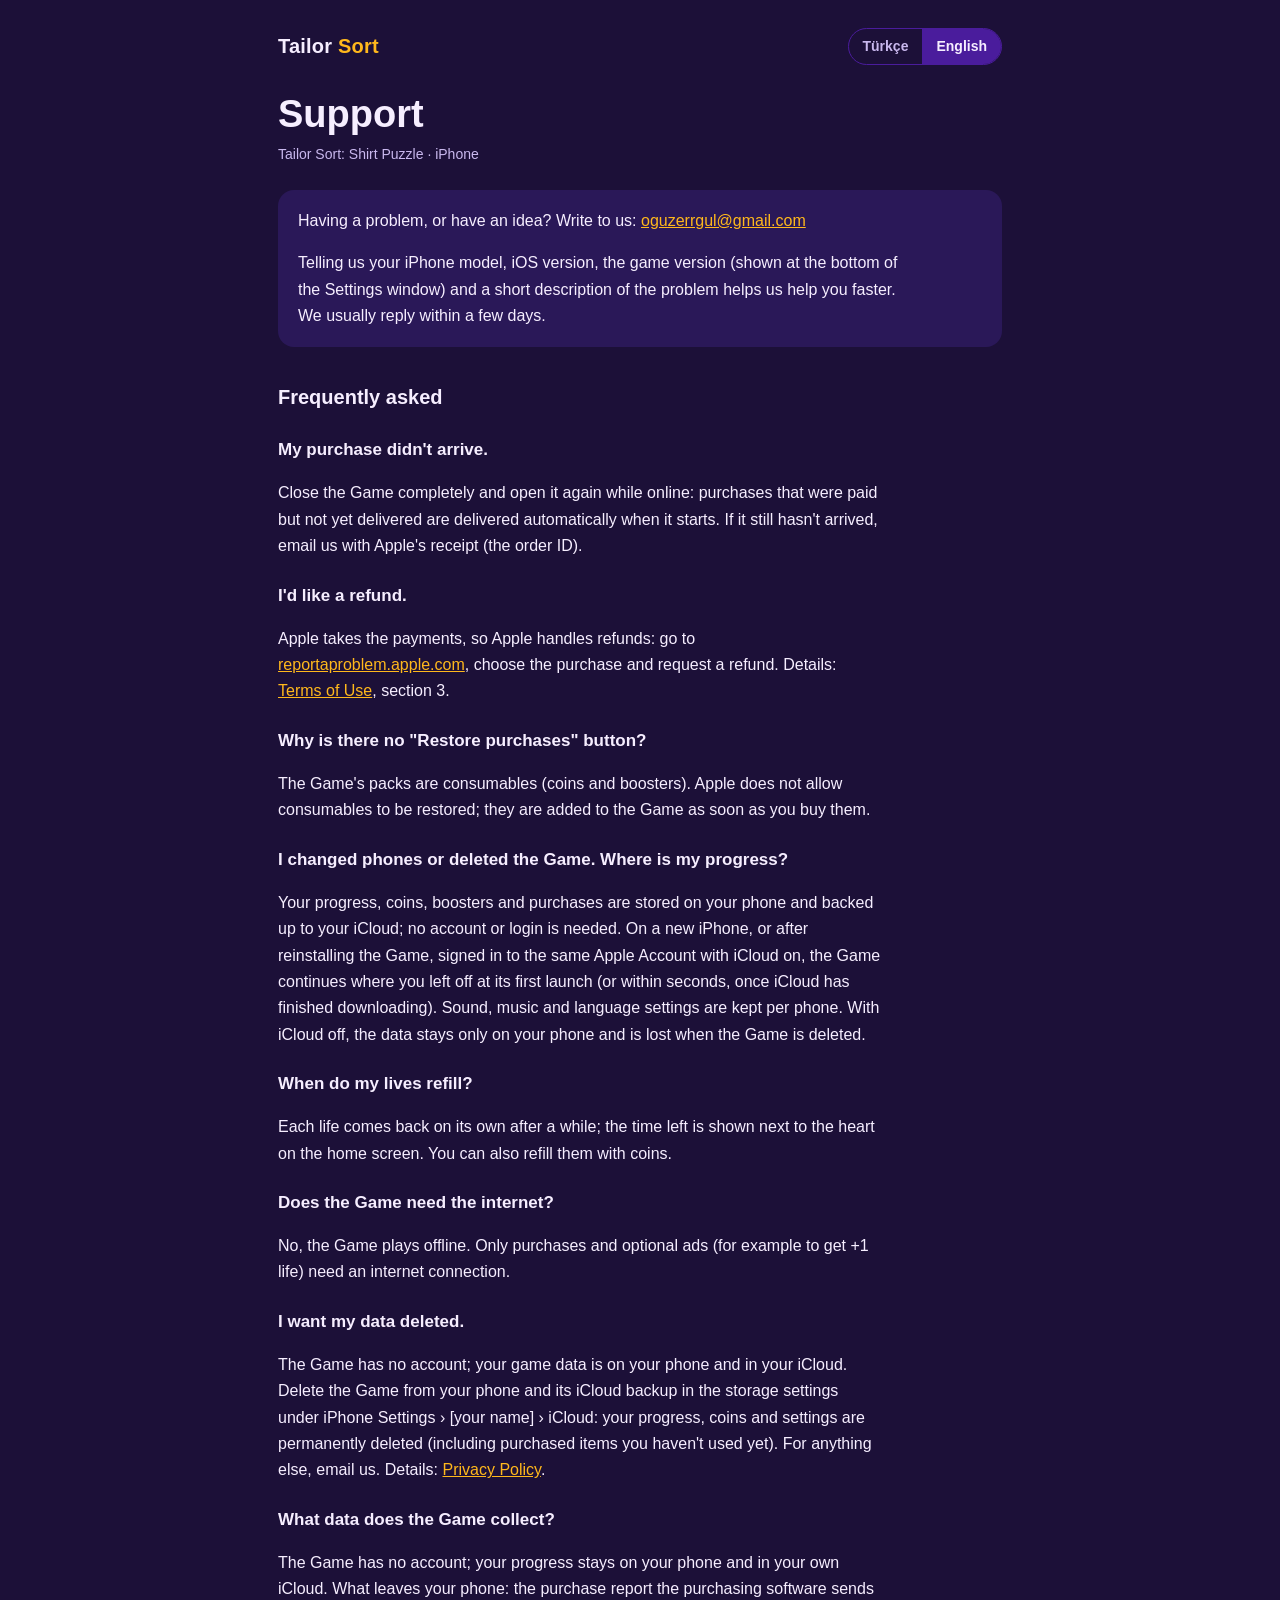
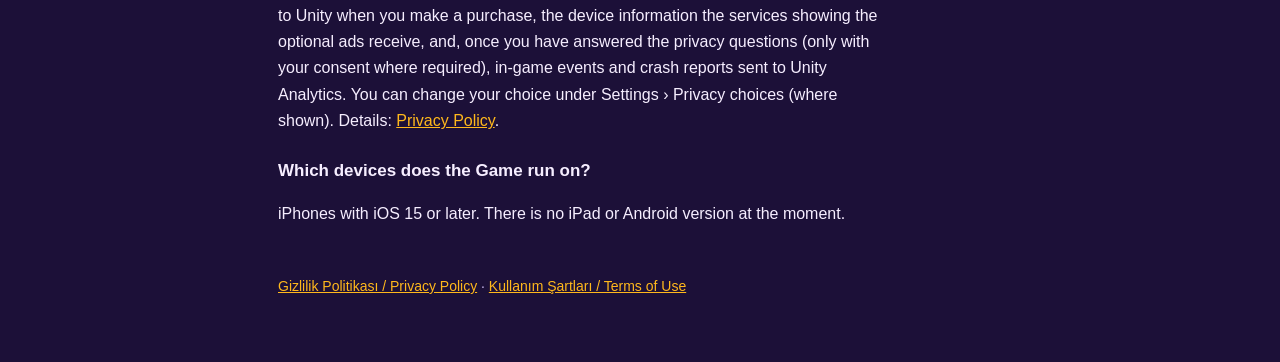
<file: index.html>
<!doctype html>
<html lang="tr">
<head>
<meta charset="utf-8">
<meta name="viewport" content="width=device-width, initial-scale=1">
<title>Destek · Tailor Sort</title>
<meta name="title-tr" content="Destek · Tailor Sort">
<meta name="title-en" content="Support · Tailor Sort">
<meta name="description" content="Tailor Sort: Shirt Puzzle destek / support">
<link rel="stylesheet" href="style.css">
<script src="lang.js"></script>
</head>
<body>
<div class="page">
  <header class="top">
    <a class="brand" href="index.html" data-keep-lang>Tailor <span>Sort</span></a>
    <div class="lang" role="group" aria-label="Dil / Language">
      <button type="button" value="tr" aria-pressed="true">Türkçe</button>
      <button type="button" value="en" aria-pressed="false">English</button>
    </div>
  </header>

  <!-- ============================================================ TÜRKÇE -->
  <main data-lang="tr">
    <h1>Destek</h1>
    <p class="updated">Tailor Sort: Shirt Puzzle · iPhone</p>

    <div class="card">
      <p>Bir sorun mu yaşıyorsunuz ya da bir öneriniz mi var? Bize yazın:
        <a href="mailto:oguzerrgul@gmail.com?subject=Tailor%20Sort%20destek">oguzerrgul@gmail.com</a></p>
      <p>Yazarken iPhone modelinizi, iOS sürümünüzü, oyunun sürümünü (Ayarlar penceresinin altında yazar) ve sorunu kısaca
        anlatırsanız daha hızlı yardımcı olabiliriz. Genellikle birkaç gün içinde yanıt veririz.</p>
    </div>

    <h2>Sık sorulanlar</h2>
    <h3>Satın aldığım paket gelmedi.</h3>
    <p>Oyunu tamamen kapatıp internete bağlıyken yeniden açın: ödemesi tamamlanmış ama teslim edilmemiş satın alımlar
      açılışta otomatik olarak teslim edilir. Hâlâ gelmediyse Apple'ın gönderdiği makbuzla (sipariş numarası) birlikte bize
      yazın.</p>

    <h3>İade almak istiyorum.</h3>
    <p>Ödemeleri Apple aldığı için iadeleri de Apple yapar:
      <a href="https://reportaproblem.apple.com" rel="noopener">reportaproblem.apple.com</a> adresinde satın alımı seçip iade
      talep edin. Ayrıntılar: <a href="terms.html" data-keep-lang>Kullanım Şartları</a>, 3. bölüm.</p>

    <h3>"Satın alımları geri yükle" düğmesi neden yok?</h3>
    <p>Oyundaki paketler tüketilebilir ürünlerdir (coin ve booster). Apple, tüketilebilir ürünlerin geri yüklenmesine izin
      vermez; satın aldığınız anda oyuna eklenirler.</p>

    <h3>Telefon değiştirdim ya da oyunu sildim, ilerlemem nerede?</h3>
    <p>İlerlemeniz, coin'leriniz, booster'larınız ve satın alımlarınız telefonunuzda saklanır ve bir kopyası iCloud'unuza
      yedeklenir; hesap ya da giriş gerekmez. Yeni iPhone'unuzda ya da oyunu yeniden yüklediğinizde aynı Apple Hesabı ile
      iCloud açıksa oyun ilk açılışta (ya da iCloud indirmeyi bitirince birkaç saniye içinde) kaldığınız yerden devam eder.
      Ses, müzik ve dil ayarları her telefonda ayrıdır. iCloud kapalıysa veriler yalnızca telefonunuzda kalır ve oyun
      silinince kaybolur.</p>

    <h3>Canlarım ne zaman dolar?</h3>
    <p>Her can belli bir sürede kendiliğinden geri gelir; kalan süre ana ekranda kalbin yanında yazar. Coin ile de
      doldurabilirsiniz.</p>

    <h3>Oyun internet gerektiriyor mu?</h3>
    <p>Hayır, oyun çevrimdışı oynanır. Yalnızca satın alımlar ve isteğe bağlı reklam izleme (ör. +1 can) için internet
      bağlantısı gerekir.</p>

    <h3>Verilerimin silinmesini istiyorum.</h3>
    <p>Oyunda hesap yok; oyun verileriniz telefonunuzda ve iCloud'unuzda. Oyunu telefonunuzdan silin ve iCloud'daki
      yedeğini iPhone Ayarlar › [adınız] › iCloud altındaki depolama ayarlarından silin: ilerlemeniz, coin'leriniz ve
      ayarlarınız kalıcı olarak silinir (satın alınmış ama kullanılmamış öğeler dahil). Diğer talepler
      için bize yazın. Ayrıntılar:
      <a href="privacy.html#delete" data-keep-lang>Gizlilik Politikası</a>.</p>

    <h3>Oyun hangi verileri topluyor?</h3>
    <p>Oyunda hesap yoktur; ilerlemeniz telefonunuzda ve kendi iCloud'unuzda kalır. Telefonunuzdan çıkan veriler: satın alım yaptığınızda satın
      alma altyapısının Unity'ye gönderdiği satın alım raporu, isteğe bağlı reklamları gösteren hizmetlerin aldığı cihaz
      bilgileri ve, gizlilik sorularını yanıtladıktan sonra (gerekli bölgelerde yalnızca izninizle), Unity Analytics'e giden
      oyun içi olaylar ile çökme raporları. Seçiminizi Ayarlar › Gizlilik seçenekleri'nden (gösterildiği bölgelerde) değiştirebilirsiniz. Ayrıntılar:
      <a href="privacy.html" data-keep-lang>Gizlilik Politikası</a>.</p>

    <h3>Oyun hangi cihazlarda çalışır?</h3>
    <p>iOS 15 veya üstü yüklü iPhone'larda. iPad ve Android sürümü şu an yoktur.</p>
  </main>

  <!-- ============================================================ ENGLISH -->
  <main data-lang="en">
    <h1>Support</h1>
    <p class="updated">Tailor Sort: Shirt Puzzle · iPhone</p>

    <div class="card">
      <p>Having a problem, or have an idea? Write to us:
        <a href="mailto:oguzerrgul@gmail.com?subject=Tailor%20Sort%20support">oguzerrgul@gmail.com</a></p>
      <p>Telling us your iPhone model, iOS version, the game version (shown at the bottom of the Settings window) and a short
        description of the problem helps us help you faster. We usually reply within a few days.</p>
    </div>

    <h2>Frequently asked</h2>
    <h3>My purchase didn't arrive.</h3>
    <p>Close the Game completely and open it again while online: purchases that were paid but not yet delivered are delivered
      automatically when it starts. If it still hasn't arrived, email us with Apple's receipt (the order ID).</p>

    <h3>I'd like a refund.</h3>
    <p>Apple takes the payments, so Apple handles refunds: go to
      <a href="https://reportaproblem.apple.com" rel="noopener">reportaproblem.apple.com</a>, choose the purchase and request a
      refund. Details: <a href="terms.html" data-keep-lang>Terms of Use</a>, section 3.</p>

    <h3>Why is there no "Restore purchases" button?</h3>
    <p>The Game's packs are consumables (coins and boosters). Apple does not allow consumables to be restored; they are added
      to the Game as soon as you buy them.</p>

    <h3>I changed phones or deleted the Game. Where is my progress?</h3>
    <p>Your progress, coins, boosters and purchases are stored on your phone and backed up to your iCloud; no account or
      login is needed. On a new iPhone, or after reinstalling the Game, signed in to the same Apple Account with iCloud on,
      the Game continues where you left off at its first launch (or within seconds, once iCloud has finished downloading).
      Sound, music and language settings are kept per phone. With iCloud off, the data stays only on your phone and is lost
      when the Game is deleted.</p>

    <h3>When do my lives refill?</h3>
    <p>Each life comes back on its own after a while; the time left is shown next to the heart on the home screen. You can
      also refill them with coins.</p>

    <h3>Does the Game need the internet?</h3>
    <p>No, the Game plays offline. Only purchases and optional ads (for example to get +1 life) need an internet
      connection.</p>

    <h3>I want my data deleted.</h3>
    <p>The Game has no account; your game data is on your phone and in your iCloud. Delete the Game from your phone and its
      iCloud backup in the storage settings under iPhone Settings › [your name] › iCloud: your progress, coins and settings
      are permanently deleted (including purchased items you haven't used yet). For anything else,
      email us. Details: <a href="privacy.html#delete" data-keep-lang>Privacy Policy</a>.</p>

    <h3>What data does the Game collect?</h3>
    <p>The Game has no account; your progress stays on your phone and in your own iCloud. What leaves your phone: the purchase report the
      purchasing software sends to Unity when you make a purchase, the device information the services showing the optional
      ads receive, and, once you have answered the privacy questions (only with your consent where required), in-game events
      and crash reports sent to Unity Analytics. You can change your choice under Settings › Privacy choices (where shown). Details:
      <a href="privacy.html" data-keep-lang>Privacy Policy</a>.</p>

    <h3>Which devices does the Game run on?</h3>
    <p>iPhones with iOS 15 or later. There is no iPad or Android version at the moment.</p>
  </main>

  <footer>
    <a href="privacy.html" data-keep-lang>Gizlilik Politikası / Privacy Policy</a> ·
    <a href="terms.html" data-keep-lang>Kullanım Şartları / Terms of Use</a>
  </footer>
</div>
</body>
</html>
</file>
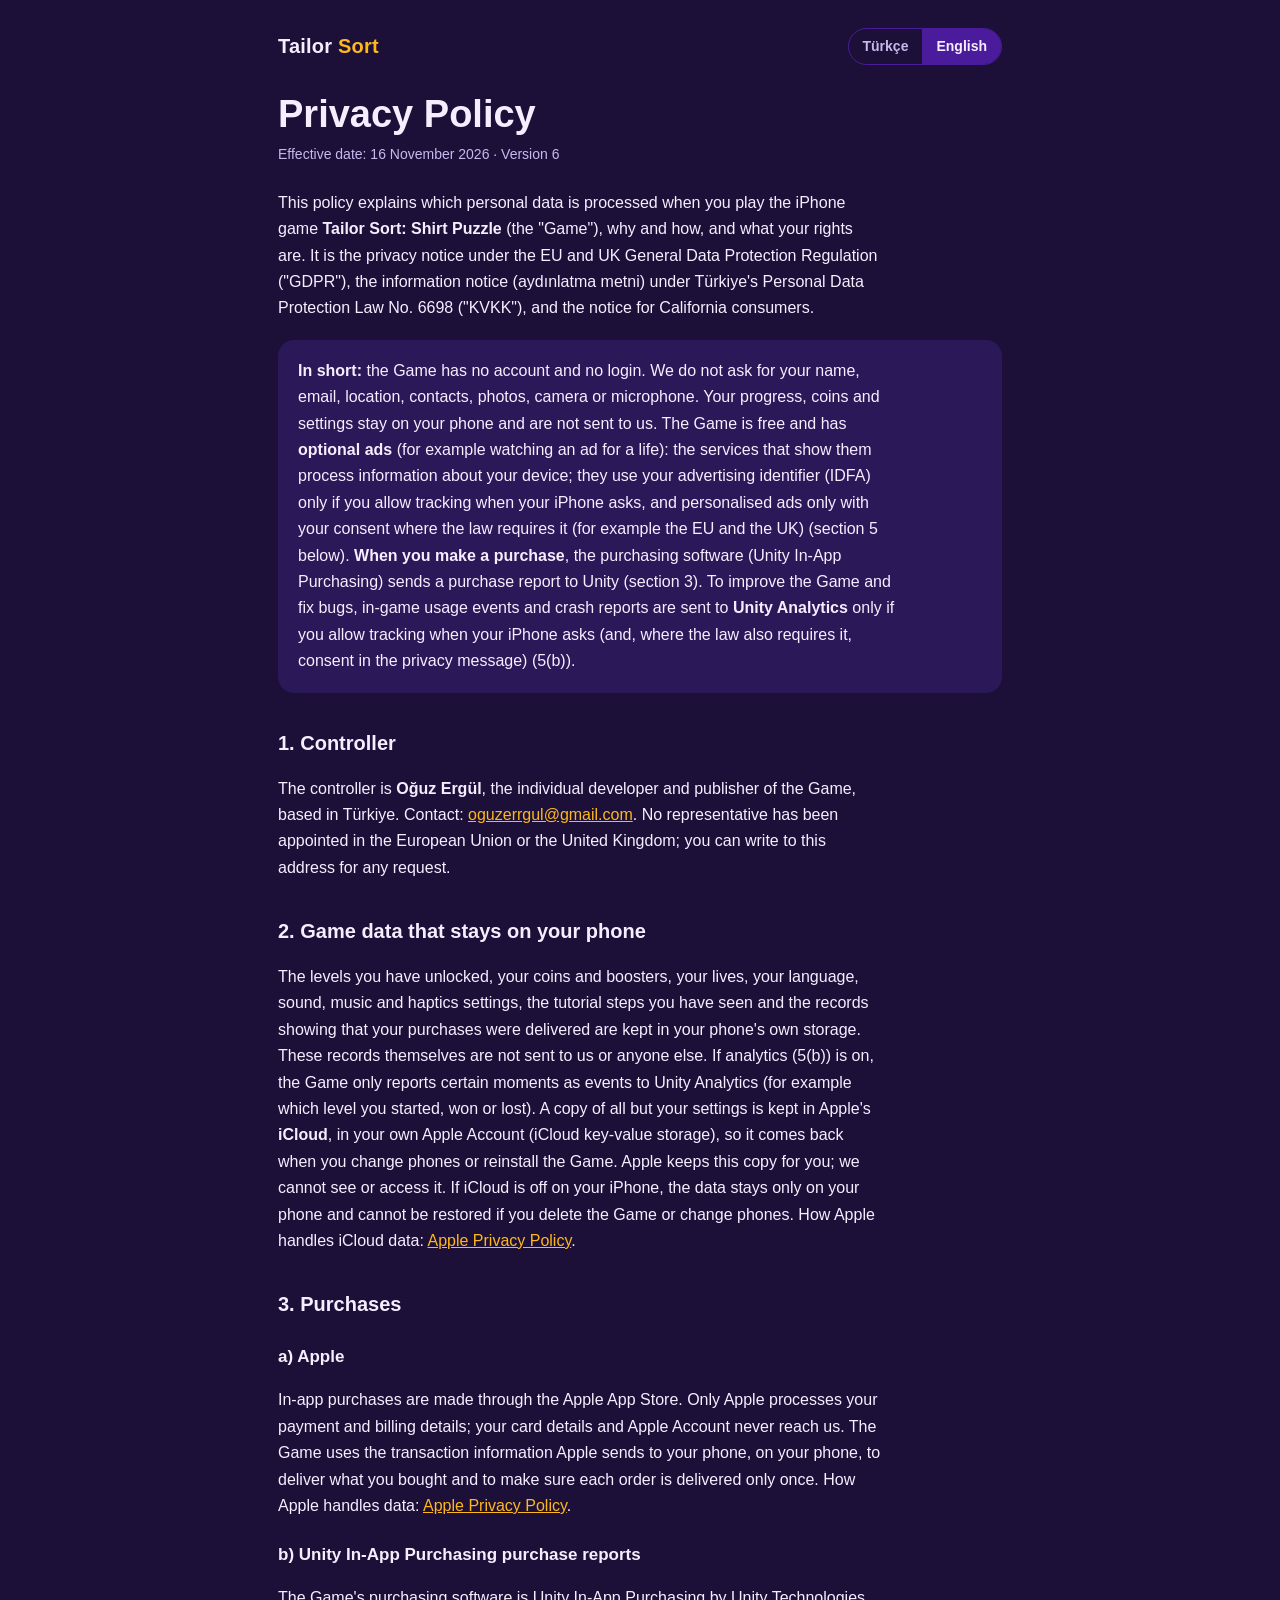
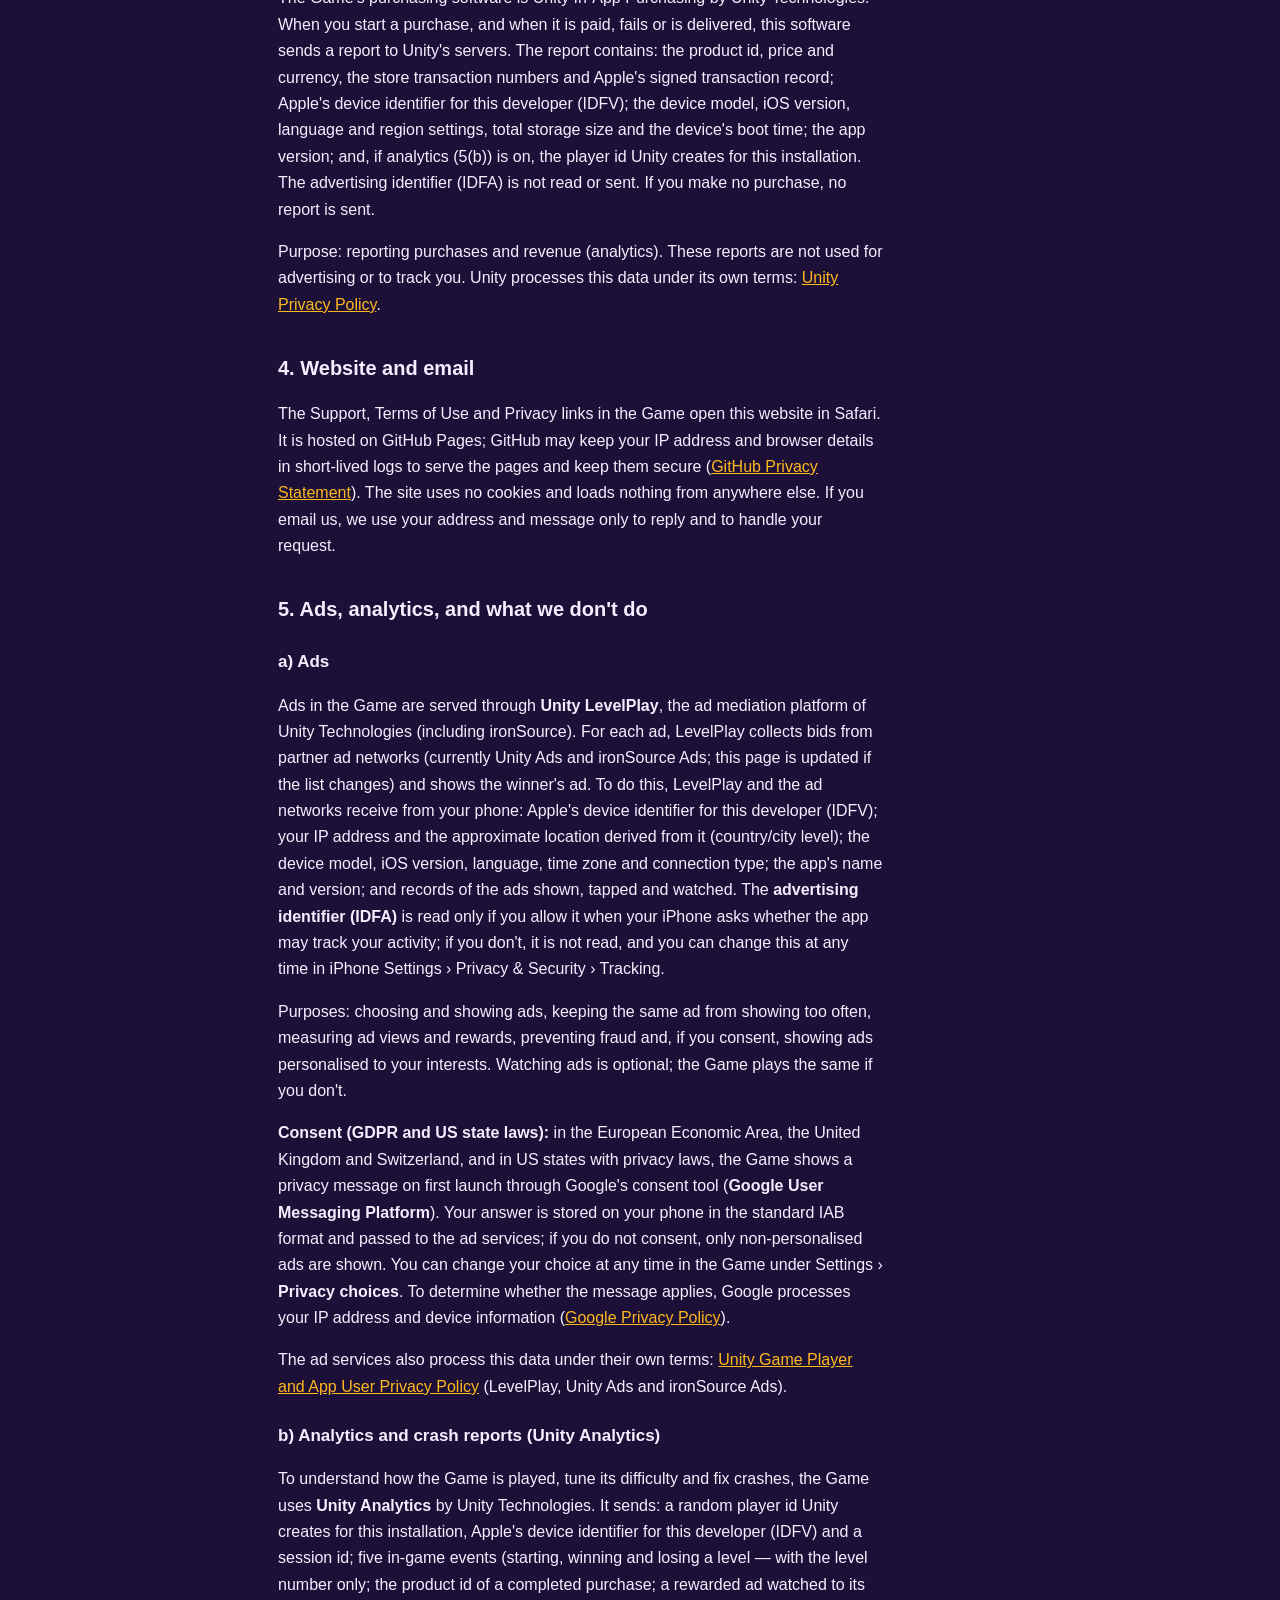
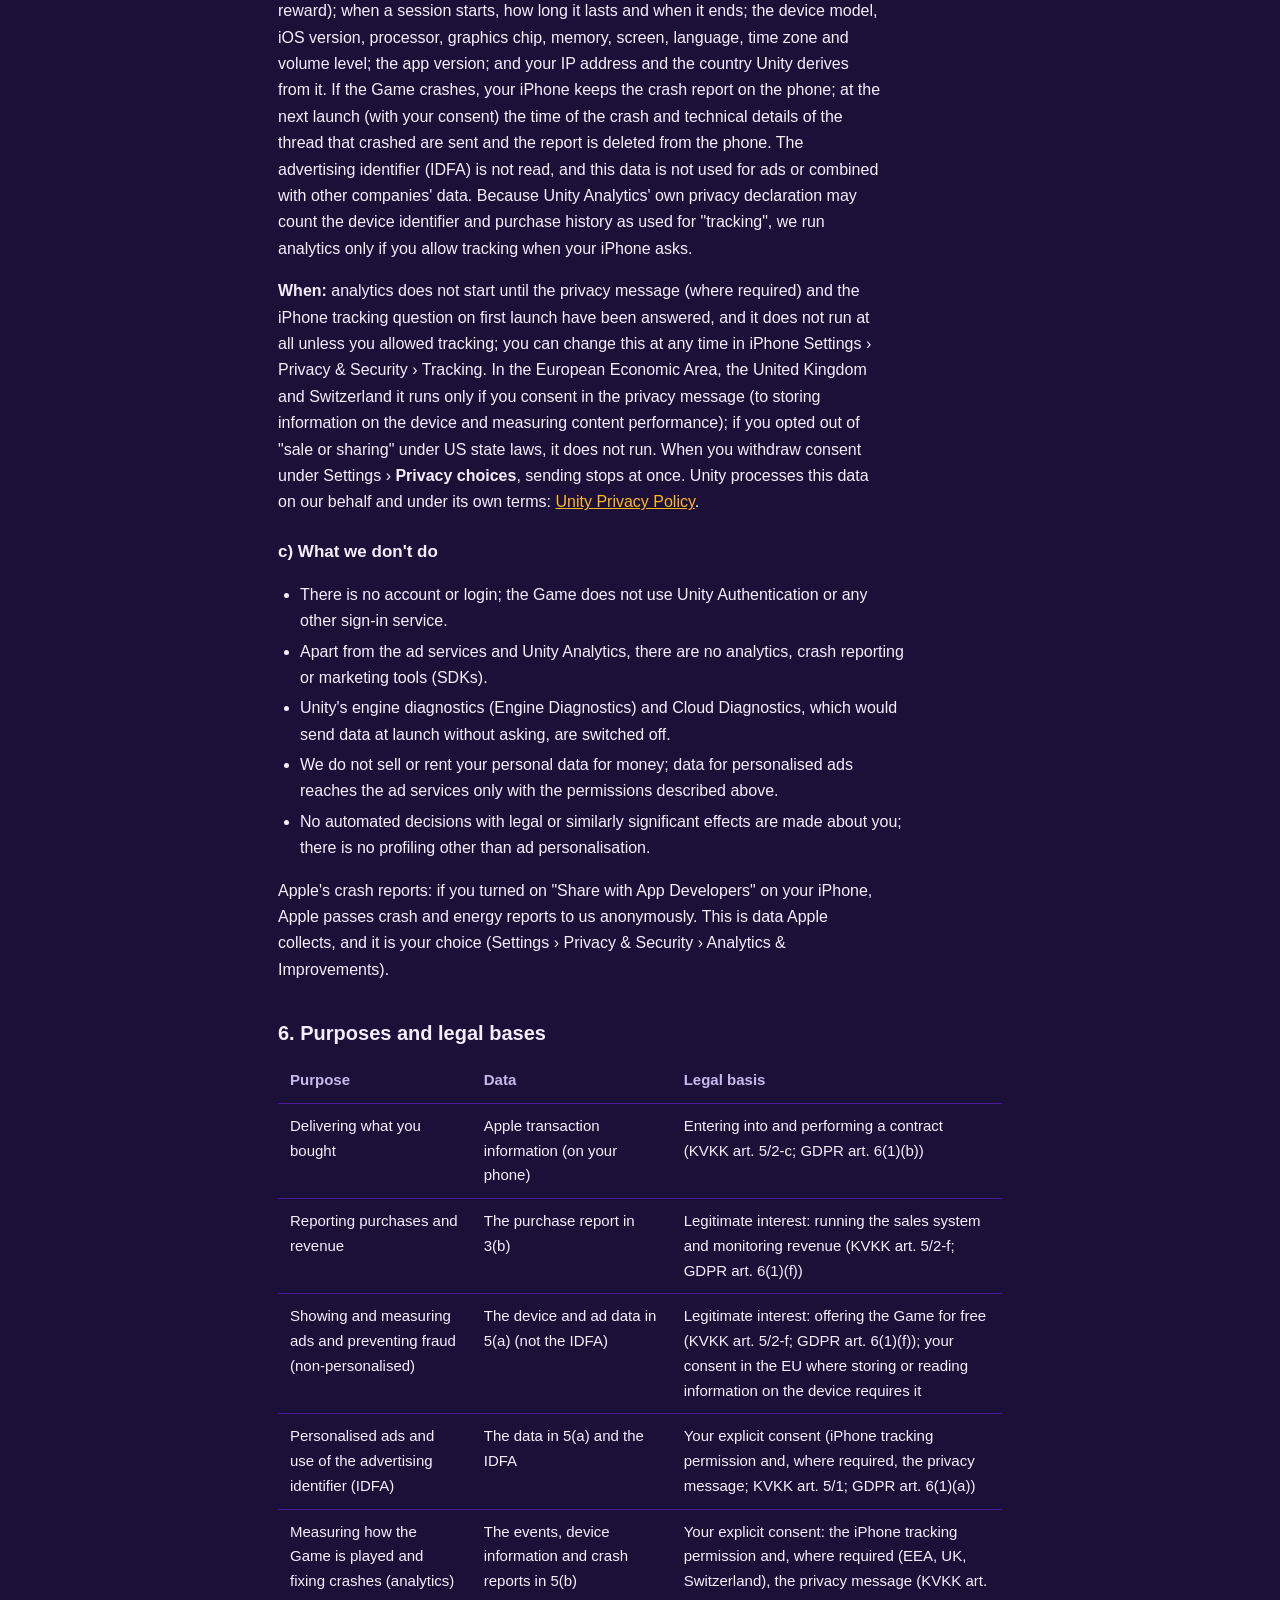
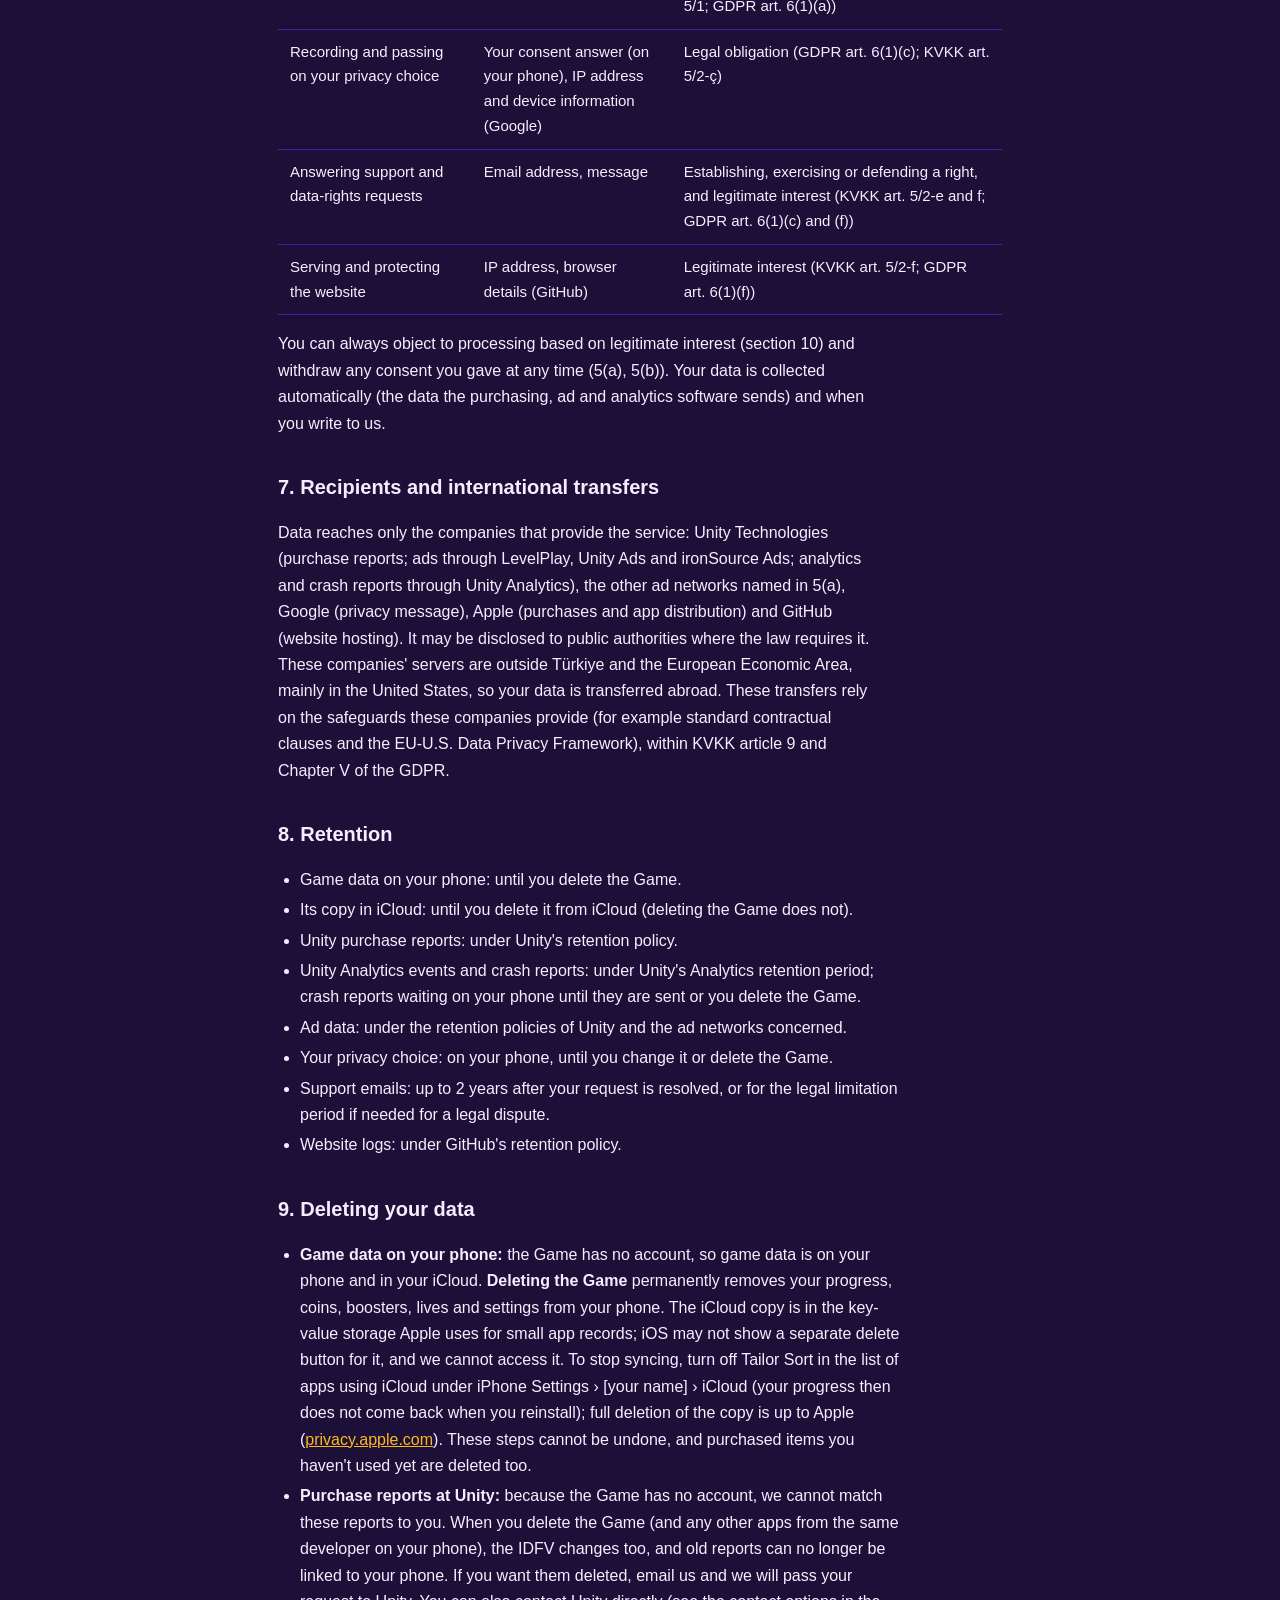
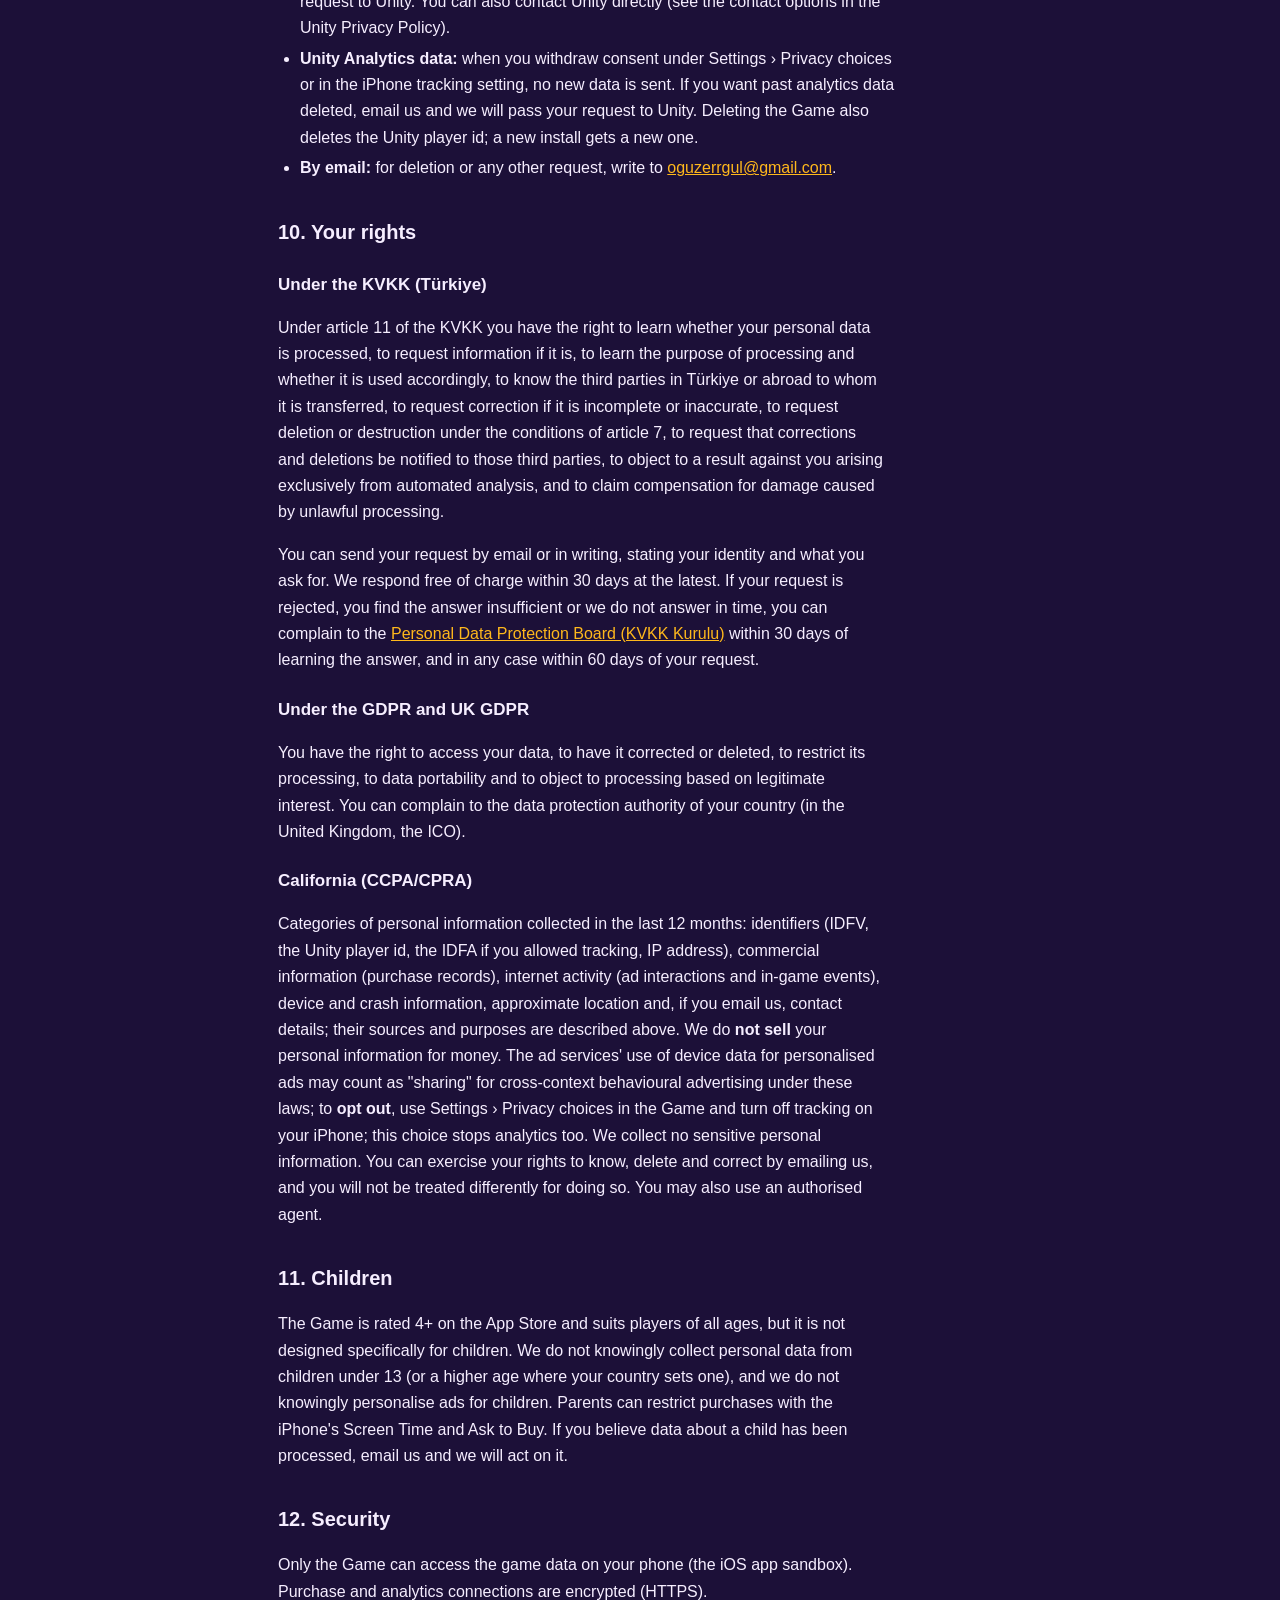
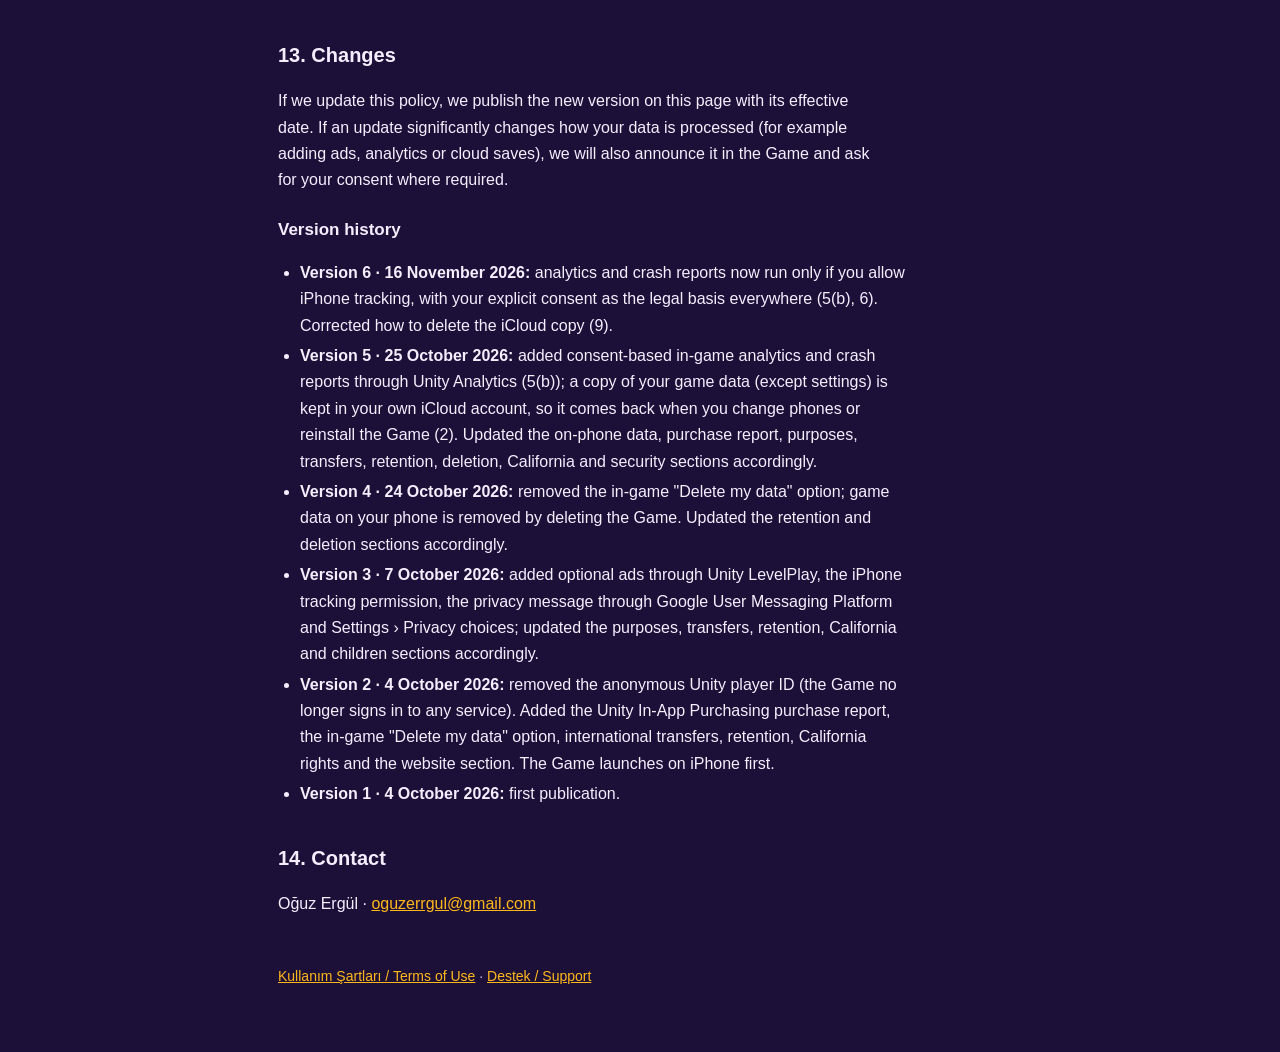
<file: privacy.html>
<!doctype html>
<html lang="tr">
<head>
<meta charset="utf-8">
<meta name="viewport" content="width=device-width, initial-scale=1">
<title>Gizlilik Politikası · Tailor Sort</title>
<meta name="title-tr" content="Gizlilik Politikası · Tailor Sort">
<meta name="title-en" content="Privacy Policy · Tailor Sort">
<meta name="description" content="Tailor Sort: Shirt Puzzle gizlilik politikası ve KVKK aydınlatma metni / privacy policy">
<link rel="stylesheet" href="style.css">
<script src="lang.js"></script>
</head>
<body>
<div class="page">
  <header class="top">
    <a class="brand" href="index.html" data-keep-lang>Tailor <span>Sort</span></a>
    <div class="lang" role="group" aria-label="Dil / Language">
      <button type="button" value="tr" aria-pressed="true">Türkçe</button>
      <button type="button" value="en" aria-pressed="false">English</button>
    </div>
  </header>

  <!-- ============================================================ TÜRKÇE -->
  <main data-lang="tr">
    <h1>Gizlilik Politikası ve KVKK Aydınlatma Metni</h1>
    <p class="updated">Yürürlük tarihi: 16 Kasım 2026 · Sürüm 6</p>

    <p>Bu metin, <strong>Tailor Sort: Shirt Puzzle</strong> ("Oyun") iPhone oyununu oynarken hangi kişisel verilerin, neden ve
      nasıl işlendiğini ve haklarınızı açıklar. 6698 sayılı Kişisel Verilerin Korunması Kanunu ("KVKK") 10. maddesi uyarınca
      aydınlatma metni, AB ve Birleşik Krallık Genel Veri Koruma Tüzüğü ("GDPR") uyarınca gizlilik bildirimi ve Kaliforniya
      tüketicileri için bilgilendirme yerine geçer.</p>

    <div class="card">
      <p><strong>Kısaca:</strong> Oyunda hesap ya da giriş yoktur. Adınızı, e-postanızı, konumunuzu, rehberinizi,
        fotoğraflarınızı, kameranızı ya da mikrofonunuzu istemeyiz. İlerlemeniz, coin'leriniz ve ayarlarınız yalnızca
        telefonunuzda durur ve bize gönderilmez. Oyun ücretsizdir ve <strong>isteğe bağlı reklamlar</strong> içerir (ör. bir can
        için reklam izlemek): reklamları gösteren hizmetler cihaz bilgilerinizi işler; reklam kimliğinizi (IDFA) yalnızca
        iPhone'un "İzleme" sorusuna izin verirseniz, kişiselleştirilmiş reklamı da yalnızca yasanın izin istediği yerlerde (ör.
        AB, Birleşik Krallık) izin verirseniz kullanırlar (aşağıda 5. bölüm). Bir <strong>satın alım yaptığınızda</strong>
        satın alma altyapısı (Unity In-App Purchasing) Unity'ye bir satın alım raporu gönderir (3. bölüm). Oyunu
        iyileştirmek ve hataları düzeltmek için oyun içi kullanım olayları ile çökme raporları <strong>Unity Analytics</strong>'e
        yalnızca iPhone'un "İzleme" sorusuna izin verirseniz (ve yasanın ayrıca izin istediği yerlerde gizlilik mesajında
        da izin verirseniz) gönderilir (5/b).</p>
    </div>

    <h2>1. Veri sorumlusu</h2>
    <p>Veri sorumlusu, Oyunu geliştiren ve yayımlayan <strong>Oğuz Ergül</strong>'dür (bireysel geliştirici, Türkiye).
      İletişim: <a href="mailto:oguzerrgul@gmail.com">oguzerrgul@gmail.com</a>. Avrupa Birliği'nde ya da Birleşik
      Krallık'ta bir temsilci atanmamıştır; tüm talepleriniz için bu adrese yazabilirsiniz.</p>

    <h2>2. Telefonunuzda kalan oyun verileri</h2>
    <p>Açtığınız seviyeler, coin ve booster miktarlarınız, canlarınız, dil, ses, müzik ve titreşim ayarlarınız, gördüğünüz
      eğitim adımları ve satın alımlarınızın teslim edildiğini gösteren kayıtlar telefonunuzun kendi depolama alanında tutulur.
      Bu kayıtların kendisi bize ya da başkasına gönderilmez. 5/b'de anlatılan analitik açıksa Oyun yalnızca bazı anları
      (ör. hangi seviyeye başladığınız, kazandığınız ya da kaybettiğiniz) olay olarak Unity Analytics'e bildirir. Ayarlarınız
      dışındakilerin bir kopyası, telefon değiştirdiğinizde ya da Oyunu yeniden yüklediğinizde geri gelmesi için Apple'ın
      <strong>iCloud</strong> hizmetinde, kendi Apple Hesabınızda saklanır (iCloud anahtar-değer deposu). Bu kopyayı Apple
      sizin adınıza tutar; biz göremeyiz ve ona erişemeyiz. iPhone'unuzda iCloud kapalıysa veriler yalnızca telefonunuzda
      kalır ve Oyunu silerseniz ya da telefon değiştirirseniz geri getirilemez. Apple'ın iCloud verilerini nasıl işlediği:
      <a href="https://www.apple.com/legal/privacy/">Apple Gizlilik Politikası</a>.</p>

    <h2>3. Satın alımlar</h2>
    <h3>a) Apple</h3>
    <p>Uygulama içi satın alımlar Apple App Store üzerinden yapılır. Ödeme ve fatura bilgilerinizi yalnızca Apple işler; kart
      bilgileriniz ya da Apple hesabınız bize ulaşmaz. Oyun, satın aldığınız paketi teslim etmek ve aynı siparişi iki kez
      vermemek için Apple'ın telefonunuza gönderdiği işlem bilgisini telefonunuzda kullanır. Apple'ın verileri nasıl işlediği:
      <a href="https://www.apple.com/legal/privacy/" rel="noopener">Apple Gizlilik Politikası</a>.</p>

    <h3>b) Unity In-App Purchasing satın alım raporu</h3>
    <p>Satın alma altyapısı olarak Unity Technologies'in Unity In-App Purchasing yazılımı kullanılır. Bu yazılım, bir satın
      alımı başlattığınızda, ödeme tamamlandığında, başarısız olduğunda ya da teslim edildiğinde Unity'nin sunucularına bir
      rapor gönderir. Raporda şunlar bulunur: ürün kimliği, fiyat ve para birimi, mağaza işlem numaraları ve Apple'ın imzalı
      işlem kaydı; Apple'ın bu uygulama geliştiricisine özel cihaz tanımlayıcısı (IDFV); cihaz modeli, iOS sürümü, dil ve
      bölge ayarları, toplam depolama boyutu ve cihazın açılış zamanı; uygulamanın sürümü; 5/b'deki analitik açıksa Unity'nin
      bu kurulum için oluşturduğu oyuncu kimliği. Reklam kimliği (IDFA) okunmaz ve gönderilmez. Satın alım yapmazsanız rapor
      da gönderilmez.</p>
    <p>Amaç: satın alımların ve gelirin raporlanması (analitik). Bu raporlar reklam ya da sizi takip etmek için kullanılmaz.
      Unity bu verileri kendi koşulları çerçevesinde işler:
      <a href="https://unity.com/legal/privacy-policy" rel="noopener">Unity Gizlilik Politikası</a>.</p>

    <h2>4. Web sitesi ve e-posta</h2>
    <p>Oyundaki Destek, Kullanım Şartları ve Gizlilik bağlantıları bu siteyi Safari'de açar. Site GitHub Pages'te barındırılır;
      GitHub, sayfaları sunmak ve güvenliği sağlamak için IP adresinizi ve tarayıcı bilgilerinizi kısa süreli kayıtlarda
      tutabilir (<a href="https://docs.github.com/site-policy/privacy-policies/github-general-privacy-statement" rel="noopener">GitHub
      Gizlilik Bildirimi</a>). Site çerez kullanmaz ve başka hiçbir yerden içerik yüklemez. Bize e-posta gönderirseniz,
      e-posta adresinizi ve mesajınızı yalnızca size yanıt vermek ve talebinizi yerine getirmek için kullanırız.</p>

    <h2>5. Reklamlar, analitik ve yapmadıklarımız</h2>
    <h3>a) Reklamlar</h3>
    <p>Oyundaki reklamlar, Unity Technologies'in (ironSource dahil) <strong>Unity LevelPlay</strong> reklam yönetim
      altyapısıyla gösterilir. LevelPlay her reklam için anlaşmalı reklam ağlarından (şu an Unity Ads ve ironSource Ads; liste
      değişirse bu sayfa güncellenir) teklif toplar ve kazananın reklamını gösterir. Bunun için LevelPlay ve reklam ağları
      telefonunuzdan şu verileri alır: Apple'ın bu geliştiriciye özel cihaz tanımlayıcısı (IDFV); IP adresi ve ondan çıkarılan
      yaklaşık konum (ülke/şehir düzeyi); cihaz modeli, iOS sürümü, dil, saat dilimi ve bağlantı türü; uygulamanın adı ve
      sürümü; gösterilen, tıklanan ve izlenen reklamlarla ilgili kayıtlar. <strong>Reklam kimliği (IDFA)</strong> yalnızca
      iPhone'un "… etkinliğinizi izlemesine izin verilsin mi?" sorusuna izin verirseniz okunur; izin vermezseniz okunmaz ve
      bunu istediğiniz zaman iPhone Ayarlar › Gizlilik ve Güvenlik › İzleme'den değiştirebilirsiniz.</p>
    <p>Amaçlar: reklamı seçmek ve göstermek, aynı reklamın çok sık çıkmasını önlemek, reklam gösterimlerini ve ödüllerini
      ölçmek, sahtekârlığı önlemek ve izin verdiyseniz ilgi alanlarınıza göre kişiselleştirilmiş reklam göstermek.
      Reklamları izlemek isteğe bağlıdır; izlemezseniz Oyun aynı şekilde oynanır.</p>
    <p><strong>İzin (GDPR ve ABD eyalet yasaları):</strong> Avrupa Ekonomik Alanı, Birleşik Krallık ve İsviçre'de, ayrıca
      gizlilik yasası olan ABD eyaletlerinde Oyun ilk açılışta Google'ın izin yönetim aracı (<strong>Google User Messaging
      Platform</strong>) ile bir gizlilik mesajı gösterir. Verdiğiniz yanıt standart IAB biçiminde telefonunuzda saklanır ve
      reklam hizmetlerine iletilir; izin vermezseniz yalnızca kişiselleştirilmemiş reklam gösterilir. Seçiminizi istediğiniz
      zaman Oyunda Ayarlar › <strong>Gizlilik seçenekleri</strong>'nden değiştirebilirsiniz. Mesajın gerekip gerekmediğini
      belirlemek için Google, IP adresinizi ve cihaz bilgilerinizi işler
      (<a href="https://policies.google.com/privacy" rel="noopener">Google Gizlilik Politikası</a>).</p>
    <p>Reklam hizmetleri bu verileri kendi koşulları çerçevesinde de işler:
      <a href="https://unity.com/legal/game-player-and-app-user-privacy-policy" rel="noopener">Unity Oyuncu Gizlilik
      Politikası</a> (LevelPlay, Unity Ads ve ironSource Ads).</p>

    <h3>b) Analitik ve çökme raporları (Unity Analytics)</h3>
    <p>Oyunun nasıl oynandığını anlamak, zorluğu ayarlamak ve çökmeleri düzeltmek için Unity Technologies'in
      <strong>Unity Analytics</strong> hizmeti kullanılır. Gönderilenler: Unity'nin bu kurulum için oluşturduğu rastgele oyuncu
      kimliği, Apple'ın bu geliştiriciye özel cihaz tanımlayıcısı (IDFV) ve oturum kimliği; beş oyun içi olay (bir seviyeye
      başlama, seviyeyi kazanma ve kaybetme — yalnızca seviye numarasıyla; tamamlanan bir satın alımın ürün kimliği; ödülü
      kazanılan bir reklam izlemesi); oturumun başlangıcı,
      süresi ve bitişi; cihaz modeli, iOS sürümü, işlemci, grafik işlemcisi, bellek, ekran, dil, saat dilimi ve ses düzeyi;
      uygulamanın sürümü; IP adresi ve Unity'nin ondan çıkardığı ülke. Oyun çökerse iPhone'unuz çökme raporunu telefonda
      saklar; bir sonraki açılışta (izniniz varsa) çökmenin zamanı ve çöken iş parçacığının teknik ayrıntıları gönderilir ve
      rapor telefondan silinir. Reklam kimliği (IDFA)
      okunmaz; bu veriler reklam için ya da sizi başka şirketlerin verileriyle birleştirmek için kullanılmaz. Unity
      Analytics'in kendi gizlilik beyanı cihaz tanımlayıcısını ve satın alım geçmişini "izleme" amaçlı sayabildiği için
      analitiği yalnızca iPhone'un İzleme sorusuna izin verdiğinizde çalıştırırız.</p>
    <p><strong>Ne zaman:</strong> Analitik, ilk açılıştaki gizlilik mesajı (gerekiyorsa) ve iPhone'un İzleme sorusu
      yanıtlanmadan başlamaz ve İzleme sorusuna izin vermediyseniz hiç çalışmaz; izni iPhone Ayarlar › Gizlilik ve
      Güvenlik › İzleme'den istediğiniz zaman değiştirebilirsiniz. Avrupa Ekonomik Alanı, Birleşik Krallık ve İsviçre'de yalnızca gizlilik mesajında izin
      verirseniz (cihazda bilgi saklama ve içerik performansını ölçme amaçları) çalışır; ABD eyalet yasaları kapsamında
      "satış ya da paylaşmadan vazgeçme"yi seçtiyseniz çalışmaz. İzninizi Ayarlar › <strong>Gizlilik seçenekleri</strong>'nden
      geri aldığınızda gönderim hemen durur. Unity bu verileri bizim adımıza ve kendi koşulları çerçevesinde işler:
      <a href="https://unity.com/legal/privacy-policy" rel="noopener">Unity Gizlilik Politikası</a>.</p>

    <h3>c) Yapmadıklarımız</h3>
    <ul>
      <li>Hesap ya da giriş yoktur; Oyun Unity Authentication ya da başka bir oturum açma hizmeti kullanmaz.</li>
      <li>Reklam altyapısı ve Unity Analytics dışında analitik, çökme raporlama ya da pazarlama aracı (SDK) yoktur.</li>
      <li>Unity'nin izin sorulmadan açılışta veri gönderen motor tanılama verisi (Engine Diagnostics) ve Cloud Diagnostics
        kapalıdır.</li>
      <li>Kişisel verilerinizi para karşılığında satmayız ve kiralamayız; kişiselleştirilmiş reklam için veri, yalnızca
        yukarıdaki izinlerle reklam hizmetlerine ulaşır.</li>
      <li>Hakkınızda hukuki ya da benzer önemli sonuç doğuran otomatik karar verilmez; reklam kişiselleştirmesi dışında
        profilleme yapılmaz.</li>
    </ul>
    <p>Apple'ın çökme raporları: iPhone'unuzda "Geliştiricilerle paylaş" seçeneğini açtıysanız Apple, çökme ve enerji raporlarını
      anonim olarak bize iletir. Bu, Apple'ın topladığı bir veridir ve sizin seçiminize bağlıdır (Ayarlar › Gizlilik ve
      Güvenlik › Analiz ve İyileştirmeler).</p>

    <h2>6. İşleme amaçları ve hukuki sebepler</h2>
    <div class="table-wrap">
      <table>
        <tr><th>Amaç</th><th>Veri</th><th>Hukuki sebep</th></tr>
        <tr><td>Satın aldığınız paketi teslim etmek</td><td>Apple işlem bilgisi (telefonunuzda)</td><td>Sözleşmenin kurulması ve ifası (KVKK m. 5/2-c; GDPR m. 6/1-b)</td></tr>
        <tr><td>Satın alımların ve gelirin raporlanması</td><td>3/b'deki satın alım raporu</td><td>Meşru menfaat: satış altyapısının işletilmesi ve gelirin izlenmesi (KVKK m. 5/2-f; GDPR m. 6/1-f)</td></tr>
        <tr><td>Reklam göstermek, ölçmek ve sahtekârlığı önlemek (kişiselleştirilmemiş)</td><td>5/a'daki cihaz ve reklam verileri (IDFA hariç)</td><td>Meşru menfaat: Oyunu ücretsiz sunmak (KVKK m. 5/2-f; GDPR m. 6/1-f); cihazda bilgi saklama ve okuma gerektiğinde AB'de izniniz</td></tr>
        <tr><td>Kişiselleştirilmiş reklam ve reklam kimliğinin (IDFA) kullanımı</td><td>5/a'daki veriler ve IDFA</td><td>Açık rızanız (iPhone İzleme izni ve gerekli bölgelerde gizlilik mesajı; KVKK m. 5/1; GDPR m. 6/1-a)</td></tr>
        <tr><td>Oyunun nasıl oynandığını ölçmek, çökmeleri düzeltmek (analitik)</td><td>5/b'deki olaylar, cihaz bilgileri ve çökme raporları</td><td>Açık rızanız: iPhone İzleme izni ve gerekli bölgelerde (AEA, Birleşik Krallık, İsviçre) gizlilik mesajındaki izniniz (KVKK m. 5/1; GDPR m. 6/1-a)</td></tr>
        <tr><td>Gizlilik seçiminizi kaydetmek ve iletmek</td><td>İzin yanıtınız (telefonunuzda), IP adresi ve cihaz bilgisi (Google)</td><td>Hukuki yükümlülük (GDPR m. 6/1-c; KVKK m. 5/2-ç)</td></tr>
        <tr><td>Destek ve haklarınıza ilişkin talepleri yanıtlamak</td><td>E-posta adresi, mesaj</td><td>Bir hakkın tesisi, kullanılması veya korunması ve meşru menfaat (KVKK m. 5/2-e ve f; GDPR m. 6/1-c ve f)</td></tr>
        <tr><td>Web sitesini sunmak ve korumak</td><td>IP adresi, tarayıcı bilgisi (GitHub)</td><td>Meşru menfaat (KVKK m. 5/2-f; GDPR m. 6/1-f)</td></tr>
      </table>
    </div>
    <p>Meşru menfaate dayanan işlemelere her zaman itiraz edebilirsiniz (10. bölüm). Verdiğiniz izinleri istediğiniz zaman geri
      alabilirsiniz (5/a, 5/b). Verileriniz, otomatik yollarla (satın alım, reklam ve analitik yazılımlarının gönderdiği
      veriler) ve sizin bize
      yazmanızla toplanır.</p>

    <h2>7. Aktarım ve yurt dışına aktarım</h2>
    <p>Veriler yalnızca hizmeti sağlayan şirketlere ulaşır: Unity Technologies (satın alım raporları; LevelPlay, Unity Ads ve
      ironSource Ads ile reklamlar; Unity Analytics ile analitik ve çökme raporları), 5/a'da adı geçen diğer reklam ağları, Google (gizlilik mesajı), Apple (satın alımlar ve
      uygulama dağıtımı) ve GitHub (web sitesi barındırma). Yasal bir zorunluluk olursa yetkili kamu kurumlarıyla
      paylaşılabilir. Bu şirketlerin sunucuları Türkiye ve Avrupa Ekonomik Alanı dışında, başta ABD olmak üzere başka
      ülkelerde bulunur; bu nedenle verileriniz yurt dışına aktarılır. Aktarımlar, KVKK'nın 9. maddesi ve GDPR'ın V. bölümü
      çerçevesinde, bu şirketlerin sağladığı güvencelere (ör. standart sözleşmeler, AB-ABD Veri Gizliliği Çerçevesi)
      dayanılarak yapılır.</p>

    <h2>8. Saklama süreleri</h2>
    <ul>
      <li>Telefonunuzdaki oyun verileri: Oyunu silene kadar.</li>
      <li>iCloud'daki kopyası: siz iCloud'dan silene kadar (Oyunu silmek onu silmez).</li>
      <li>Unity satın alım raporları: Unity'nin saklama politikasına göre.</li>
      <li>Unity Analytics olayları ve çökme raporları: Unity'nin Analytics saklama süresine göre; telefonda bekleyen çökme
        raporları gönderilene ya da Oyun silinene kadar.</li>
      <li>Reklam verileri: Unity'nin ve ilgili reklam ağlarının saklama politikalarına göre.</li>
      <li>Gizlilik seçiminiz: telefonunuzda, siz değiştirene ya da Oyunu silene kadar.</li>
      <li>Destek yazışmaları: talebiniz sonuçlandıktan sonra en fazla 2 yıl; hukuki bir uyuşmazlık için gerekirse yasal
        zamanaşımı süresince.</li>
      <li>Web sitesi kayıtları: GitHub'ın saklama politikasına göre.</li>
    </ul>

    <h2 id="delete-tr">9. Verilerinizi silme</h2>
    <ul>
      <li><strong>Telefonunuzdaki oyun verileri:</strong> Oyunda hesap olmadığı için oyun verileri telefonunuzda ve
        iCloud'unuzdadır. <strong>Oyunu silmek</strong> ilerlemenizi, coin'lerinizi, booster'larınızı, canlarınızı ve
        ayarlarınızı telefonunuzdan kalıcı olarak kaldırır. iCloud'daki kopya, Apple'ın küçük uygulama kayıtları için
        kullandığı anahtar-değer deposundadır; iOS bunun için ayrı bir silme düğmesi göstermeyebilir ve biz bu kopyaya
        erişemeyiz. Eşitlemeyi durdurmak için iPhone Ayarlar › [adınız] › iCloud › iCloud'u kullanan uygulamalar listesinde
        Tailor Sort'u kapatın (Oyunu yeniden yüklediğinizde ilerlemeniz o zaman geri gelmez); kopyanın tamamen silinmesi
        Apple'a bağlıdır (<a href="https://privacy.apple.com" rel="noopener">privacy.apple.com</a>). Bu işlemler geri
        alınamaz; satın alınmış ve henüz kullanılmamış öğeler de silinir.</li>
      <li><strong>Unity'deki satın alım raporları:</strong> Oyunda hesap olmadığı için bu raporları kimliğinizle eşleştiremeyiz.
        Oyunu (ve aynı geliştiricinin telefonunuzdaki diğer uygulamalarını) sildiğinizde IDFV de değişir; eski raporlar artık
        telefonunuzla ilişkilendirilemez. Silinmelerini istiyorsanız bize yazın; talebinizi Unity'ye iletiriz. Unity'ye
        doğrudan da başvurabilirsiniz (Unity Gizlilik Politikası'ndaki iletişim yolları).</li>
      <li><strong>Unity Analytics verileri:</strong> İzninizi Ayarlar › Gizlilik seçenekleri'nden ya da iPhone'un İzleme
        ayarından geri aldığınızda yeni veri gönderilmez. Geçmiş analitik verilerinin silinmesini istiyorsanız bize yazın; talebinizi Unity'ye iletiriz. Oyunu
        sildiğinizde Unity oyuncu kimliği de silinir ve yeniden kurulumda yeni bir kimlik oluşur.</li>
      <li><strong>E-posta ile:</strong> Silme ya da başka bir talep için
        <a href="mailto:oguzerrgul@gmail.com?subject=Tailor%20Sort%20veri%20talebi">oguzerrgul@gmail.com</a> adresine yazın.</li>
    </ul>

    <h2>10. Haklarınız</h2>
    <h3>KVKK kapsamında</h3>
    <p>KVKK'nın 11. maddesi uyarınca; kişisel verilerinizin işlenip işlenmediğini öğrenme, işlenmişse bilgi talep etme, işlenme
      amacını ve amacına uygun kullanılıp kullanılmadığını öğrenme, yurt içinde veya yurt dışında aktarıldığı üçüncü kişileri
      bilme, eksik veya yanlış işlenmişse düzeltilmesini isteme, KVKK'nın 7. maddesindeki şartlar çerçevesinde silinmesini veya
      yok edilmesini isteme, düzeltme ve silme işlemlerinin aktarıldığı üçüncü kişilere bildirilmesini isteme, münhasıran
      otomatik sistemlerle analiz edilmesi sonucu aleyhinize bir sonuç çıkmasına itiraz etme ve kanuna aykırı işleme nedeniyle
      zarara uğramanız hâlinde zararın giderilmesini talep etme haklarına sahipsiniz.</p>
    <p>Başvurunuzu Türkçe olarak, kimliğinizi ve talebinizi belirterek e-posta ile ya da yazılı olarak iletebilirsiniz.
      Başvurunuzu en geç 30 gün içinde ücretsiz olarak sonuçlandırırız. Başvurunuz reddedilir, verilen cevabı yetersiz bulursanız
      ya da süresinde cevap verilmezse, cevabı öğrendiğiniz tarihten itibaren 30 gün ve her hâlde başvuru tarihinden itibaren 60
      gün içinde <a href="https://www.kvkk.gov.tr" rel="noopener">Kişisel Verileri Koruma Kurulu</a>'na şikâyette
      bulunabilirsiniz.</p>
    <h3>GDPR ve Birleşik Krallık GDPR kapsamında</h3>
    <p>Verilerinize erişme, düzeltilmesini, silinmesini ya da işlenmesinin kısıtlanmasını isteme, veri taşınabilirliği ve
      meşru menfaate dayanan işlemeye itiraz etme haklarınız vardır. Bulunduğunuz ülkenin veri koruma otoritesine (Birleşik
      Krallık'ta ICO) şikâyette bulunabilirsiniz.</p>
    <h3>Kaliforniya (CCPA/CPRA)</h3>
    <p>Son 12 ayda toplanan kişisel bilgi kategorileri: tanımlayıcılar (IDFV, Unity oyuncu kimliği, izin verdiyseniz IDFA, IP
      adresi), ticari bilgiler (satın alım kayıtları), internet etkinliği (reklam etkileşimleri ve oyun içi olaylar), cihaz ve
      çökme bilgileri, yaklaşık konum ve e-posta ile yazarsanız
      iletişim bilgileri; kaynakları ve amaçları yukarıda yazılıdır. Kişisel bilgilerinizi
      para karşılığında satmayız. Reklam hizmetlerinin kişiselleştirilmiş reklam için cihaz verilerini kullanması, bu yasalar
      anlamında "paylaşma" sayılabilir; bundan <strong>vazgeçmek</strong> için Oyunda Ayarlar › Gizlilik seçenekleri'ni
      kullanabilir ve iPhone'da İzleme iznini kapatabilirsiniz; bu seçim analitiği de durdurur. Hassas kişisel bilgi
      toplamayız. Bilgi alma, silme ve düzeltme
      isteme haklarınızı yukarıdaki e-posta ile kullanabilirsiniz; bu nedenle farklı muameleye maruz kalmazsınız. Yetkili bir
      temsilci aracılığıyla da başvurabilirsiniz.</p>

    <h2>11. Çocuklar</h2>
    <p>Oyun App Store'da 4+ yaş derecelendirmesine sahiptir ve her yaştan oyuncuya uygundur, ancak çocuklara özel olarak
      tasarlanmamıştır. 13 yaşından (bulunduğunuz ülkede daha yüksek bir yaş sınırı varsa o yaştan) küçük çocuklardan bilerek
      kişisel veri toplamayız ve reklamları bilerek çocuklara yönelik kişiselleştirmeyiz. Ebeveynler satın alımları iPhone'un Ekran
      Süresi ve Satın Almak İçin Sor özellikleriyle kısıtlayabilir. Bir çocuğa ait veri işlendiğini düşünüyorsanız bize
      yazın; gerekeni yapalım.</p>

    <h2>12. Güvenlik</h2>
    <p>Telefonunuzdaki oyun verilerine yalnızca Oyun erişebilir (iOS uygulama korumalı alanı). Satın alım ve analitik
      bağlantıları şifrelidir (HTTPS).</p>

    <h2>13. Değişiklikler</h2>
    <p>Bu metni güncellersek yeni sürümü bu sayfada yürürlük tarihiyle yayımlarız. Verilerinizin işlenişini önemli ölçüde
      değiştiren bir güncellemede (ör. reklam, analitik ya da bulut kaydı eklenmesi) bunu ayrıca oyun içinde duyururuz ve
      gerekiyorsa izninizi isteriz.</p>

    <h3>Sürüm geçmişi</h3>
    <ul>
      <li><strong>Sürüm 6 · 16 Kasım 2026:</strong> Analitik ve çökme raporları artık yalnızca iPhone İzleme iznine izin
        verdiğinizde çalışıyor; hukuki dayanağı her yerde açık rızanız (5/b, 6). iCloud kopyasını silme bilgisi
        düzeltildi (9).</li>
      <li><strong>Sürüm 5 · 25 Ekim 2026:</strong> Unity Analytics ile izne bağlı oyun içi analitik ve çökme raporları
        eklendi (5/b); oyun verilerinin (ayarlar hariç) bir kopyası, telefon değiştirdiğinizde ya da Oyunu yeniden
        yüklediğinizde geri gelmesi için kendi iCloud hesabınızda saklanıyor (2). Telefondaki veriler, satın alım raporu,
        amaçlar, aktarım, saklama, silme, Kaliforniya ve güvenlik bölümleri buna göre güncellendi.</li>
      <li><strong>Sürüm 4 · 24 Ekim 2026:</strong> Oyun içindeki "Verilerimi sil" seçeneği kaldırıldı; telefondaki oyun
        verileri Oyun silinerek kaldırılır. Saklama ve silme bölümleri buna göre güncellendi.</li>
      <li><strong>Sürüm 3 · 7 Ekim 2026:</strong> Unity LevelPlay ile isteğe bağlı reklamlar, iPhone İzleme izni, Google User
        Messaging Platform ile gizlilik mesajı ve Ayarlar › Gizlilik seçenekleri eklendi; amaçlar, aktarım, saklama, Kaliforniya
        ve çocuklar bölümleri buna göre güncellendi.</li>
      <li><strong>Sürüm 2 · 4 Ekim 2026:</strong> Anonim Unity oyuncu kimliği kaldırıldı (Oyun artık hiçbir hizmete oturum
        açmıyor). Unity In-App Purchasing satın alım raporu, oyun içi "Verilerimi sil" seçeneği, yurt dışına aktarım, saklama,
        Kaliforniya hakları ve web sitesi bölümleri eklendi. Oyun ilk aşamada yalnızca iPhone için yayımlanıyor.</li>
      <li><strong>Sürüm 1 · 4 Ekim 2026:</strong> İlk yayın.</li>
    </ul>

    <h2>14. İletişim</h2>
    <p>Oğuz Ergül · <a href="mailto:oguzerrgul@gmail.com">oguzerrgul@gmail.com</a></p>
  </main>

  <!-- ============================================================ ENGLISH -->
  <main data-lang="en">
    <h1>Privacy Policy</h1>
    <p class="updated">Effective date: 16 November 2026 · Version 6</p>

    <p>This policy explains which personal data is processed when you play the iPhone game <strong>Tailor Sort: Shirt
      Puzzle</strong> (the "Game"), why and how, and what your rights are. It is the privacy notice under the EU and UK General
      Data Protection Regulation ("GDPR"), the information notice (aydınlatma metni) under Türkiye's Personal Data Protection
      Law No. 6698 ("KVKK"), and the notice for California consumers.</p>

    <div class="card">
      <p><strong>In short:</strong> the Game has no account and no login. We do not ask for your name, email, location,
        contacts, photos, camera or microphone. Your progress, coins and settings stay on your phone and are not sent to us.
        The Game is free and has <strong>optional ads</strong> (for example watching an ad for a life): the services that show
        them process information about your device; they use your advertising identifier (IDFA) only if you allow tracking
        when your iPhone asks, and personalised ads only with your consent where the law requires it (for example the EU and
        the UK) (section 5 below). <strong>When you make a purchase</strong>, the purchasing software (Unity In-App
        Purchasing) sends a purchase report to Unity (section 3). To improve the Game and fix bugs, in-game usage events and
        crash reports are sent to <strong>Unity Analytics</strong> only if you allow tracking when your iPhone asks (and,
        where the law also requires it, consent in the privacy message) (5(b)).</p>
    </div>

    <h2>1. Controller</h2>
    <p>The controller is <strong>Oğuz Ergül</strong>, the individual developer and publisher of the Game, based in Türkiye.
      Contact: <a href="mailto:oguzerrgul@gmail.com">oguzerrgul@gmail.com</a>. No representative has been appointed in the
      European Union or the United Kingdom; you can write to this address for any request.</p>

    <h2>2. Game data that stays on your phone</h2>
    <p>The levels you have unlocked, your coins and boosters, your lives, your language, sound, music and haptics settings,
      the tutorial steps you have seen and the records showing that your purchases were delivered are kept in your phone's
      own storage. These records themselves are not sent to us or anyone else. If analytics (5(b)) is on, the Game only
      reports certain moments as events to Unity Analytics (for example which level you started, won or lost). A copy of all
      but your settings is kept in Apple's <strong>iCloud</strong>, in your own Apple Account (iCloud key-value storage), so
      it comes back when you change phones or reinstall the Game. Apple keeps this copy for you; we cannot see or access it.
      If iCloud is off on your iPhone, the data stays only on your phone and cannot be restored if you delete the Game or
      change phones. How Apple handles iCloud data: <a href="https://www.apple.com/legal/privacy/">Apple Privacy
      Policy</a>.</p>

    <h2>3. Purchases</h2>
    <h3>a) Apple</h3>
    <p>In-app purchases are made through the Apple App Store. Only Apple processes your payment and billing details; your card
      details and Apple Account never reach us. The Game uses the transaction information Apple sends to your phone, on your
      phone, to deliver what you bought and to make sure each order is delivered only once. How Apple handles data:
      <a href="https://www.apple.com/legal/privacy/" rel="noopener">Apple Privacy Policy</a>.</p>

    <h3>b) Unity In-App Purchasing purchase reports</h3>
    <p>The Game's purchasing software is Unity In-App Purchasing by Unity Technologies. When you start a purchase, and when it
      is paid, fails or is delivered, this software sends a report to Unity's servers. The report contains: the product id,
      price and currency, the store transaction numbers and Apple's signed transaction record; Apple's device identifier for
      this developer (IDFV); the device model, iOS version, language and region settings, total storage size and the
      device's boot time; the app version; and, if analytics (5(b)) is on, the player id Unity creates for this
      installation. The advertising identifier (IDFA) is not read or sent. If you make no purchase, no report is sent.</p>
    <p>Purpose: reporting purchases and revenue (analytics). These reports are not used for advertising or to track you. Unity
      processes this data under its own terms:
      <a href="https://unity.com/legal/privacy-policy" rel="noopener">Unity Privacy Policy</a>.</p>

    <h2>4. Website and email</h2>
    <p>The Support, Terms of Use and Privacy links in the Game open this website in Safari. It is hosted on GitHub Pages;
      GitHub may keep your IP address and browser details in short-lived logs to serve the pages and keep them secure
      (<a href="https://docs.github.com/site-policy/privacy-policies/github-general-privacy-statement" rel="noopener">GitHub
      Privacy Statement</a>). The site uses no cookies and loads nothing from anywhere else. If you email us, we use your
      address and message only to reply and to handle your request.</p>

    <h2>5. Ads, analytics, and what we don't do</h2>
    <h3>a) Ads</h3>
    <p>Ads in the Game are served through <strong>Unity LevelPlay</strong>, the ad mediation platform of Unity Technologies
      (including ironSource). For each ad, LevelPlay collects bids from partner ad networks (currently Unity Ads and ironSource
      Ads; this page is updated if the list changes) and shows the winner's ad. To do this, LevelPlay and the ad networks
      receive from your phone: Apple's device identifier for this developer (IDFV); your IP address and the approximate
      location derived from it (country/city level); the device model, iOS version, language, time zone and connection type;
      the app's name and version; and records of the ads shown, tapped and watched. The <strong>advertising identifier
      (IDFA)</strong> is read only if you allow it when your iPhone asks whether the app may track your activity; if you
      don't, it is not read, and you can change this at any time in iPhone Settings › Privacy &amp; Security › Tracking.</p>
    <p>Purposes: choosing and showing ads, keeping the same ad from showing too often, measuring ad views and rewards,
      preventing fraud and, if you consent, showing ads personalised to your interests. Watching ads is optional; the Game
      plays the same if you don't.</p>
    <p><strong>Consent (GDPR and US state laws):</strong> in the European Economic Area, the United Kingdom and Switzerland, and
      in US states with privacy laws, the Game shows a privacy message on first launch through Google's consent tool
      (<strong>Google User Messaging Platform</strong>). Your answer is stored on your phone in the standard IAB format and
      passed to the ad services; if you do not consent, only non-personalised ads are shown. You can change your choice at
      any time in the Game under Settings › <strong>Privacy choices</strong>. To determine whether the message applies,
      Google processes your IP address and device information
      (<a href="https://policies.google.com/privacy" rel="noopener">Google Privacy Policy</a>).</p>
    <p>The ad services also process this data under their own terms:
      <a href="https://unity.com/legal/game-player-and-app-user-privacy-policy" rel="noopener">Unity Game Player and App
      User Privacy Policy</a> (LevelPlay, Unity Ads and ironSource Ads).</p>

    <h3>b) Analytics and crash reports (Unity Analytics)</h3>
    <p>To understand how the Game is played, tune its difficulty and fix crashes, the Game uses <strong>Unity
      Analytics</strong> by Unity Technologies. It sends: a random player id Unity creates for this installation, Apple's
      device identifier for this developer (IDFV) and a session id; five in-game events (starting, winning and losing a
      level — with the level number only; the product id of a completed purchase; a rewarded ad watched to its reward);
      when a session starts, how long it lasts and when it ends;
      the device model, iOS version, processor, graphics chip, memory, screen, language, time zone and volume level; the app
      version; and your IP address and the country Unity derives from it. If the Game crashes, your iPhone keeps the crash
      report on the phone; at the next launch (with your consent) the time of the crash and technical details of the thread
      that crashed are sent and the report is deleted from the phone. The advertising identifier (IDFA) is not read, and this data is not used for ads or
      combined with other companies' data. Because Unity Analytics' own privacy declaration may count the device identifier
      and purchase history as used for "tracking", we run analytics only if you allow tracking when your iPhone asks.</p>
    <p><strong>When:</strong> analytics does not start until the privacy message (where required) and the iPhone tracking
      question on first launch have been answered, and it does not run at all unless you allowed tracking; you can change
      this at any time in iPhone Settings › Privacy &amp; Security › Tracking. In the European Economic Area, the United Kingdom and Switzerland it runs
      only if you consent in the privacy message (to storing information on the device and measuring content performance);
      if you opted out of "sale or sharing" under US state laws, it does not run. When you withdraw consent under Settings ›
      <strong>Privacy choices</strong>, sending stops at once. Unity processes this data on our behalf and under its own
      terms: <a href="https://unity.com/legal/privacy-policy" rel="noopener">Unity Privacy Policy</a>.</p>

    <h3>c) What we don't do</h3>
    <ul>
      <li>There is no account or login; the Game does not use Unity Authentication or any other sign-in service.</li>
      <li>Apart from the ad services and Unity Analytics, there are no analytics, crash reporting or marketing tools (SDKs).</li>
      <li>Unity's engine diagnostics (Engine Diagnostics) and Cloud Diagnostics, which would send data at launch without
        asking, are switched off.</li>
      <li>We do not sell or rent your personal data for money; data for personalised ads reaches the ad services only with
        the permissions described above.</li>
      <li>No automated decisions with legal or similarly significant effects are made about you; there is no profiling other
        than ad personalisation.</li>
    </ul>
    <p>Apple's crash reports: if you turned on "Share with App Developers" on your iPhone, Apple passes crash and energy reports to us
      anonymously. This is data Apple collects, and it is your choice (Settings › Privacy &amp; Security › Analytics &amp;
      Improvements).</p>

    <h2>6. Purposes and legal bases</h2>
    <div class="table-wrap">
      <table>
        <tr><th>Purpose</th><th>Data</th><th>Legal basis</th></tr>
        <tr><td>Delivering what you bought</td><td>Apple transaction information (on your phone)</td><td>Entering into and performing a contract (KVKK art. 5/2-c; GDPR art. 6(1)(b))</td></tr>
        <tr><td>Reporting purchases and revenue</td><td>The purchase report in 3(b)</td><td>Legitimate interest: running the sales system and monitoring revenue (KVKK art. 5/2-f; GDPR art. 6(1)(f))</td></tr>
        <tr><td>Showing and measuring ads and preventing fraud (non-personalised)</td><td>The device and ad data in 5(a) (not the IDFA)</td><td>Legitimate interest: offering the Game for free (KVKK art. 5/2-f; GDPR art. 6(1)(f)); your consent in the EU where storing or reading information on the device requires it</td></tr>
        <tr><td>Personalised ads and use of the advertising identifier (IDFA)</td><td>The data in 5(a) and the IDFA</td><td>Your explicit consent (iPhone tracking permission and, where required, the privacy message; KVKK art. 5/1; GDPR art. 6(1)(a))</td></tr>
        <tr><td>Measuring how the Game is played and fixing crashes (analytics)</td><td>The events, device information and crash reports in 5(b)</td><td>Your explicit consent: the iPhone tracking permission and, where required (EEA, UK, Switzerland), the privacy message (KVKK art. 5/1; GDPR art. 6(1)(a))</td></tr>
        <tr><td>Recording and passing on your privacy choice</td><td>Your consent answer (on your phone), IP address and device information (Google)</td><td>Legal obligation (GDPR art. 6(1)(c); KVKK art. 5/2-ç)</td></tr>
        <tr><td>Answering support and data-rights requests</td><td>Email address, message</td><td>Establishing, exercising or defending a right, and legitimate interest (KVKK art. 5/2-e and f; GDPR art. 6(1)(c) and (f))</td></tr>
        <tr><td>Serving and protecting the website</td><td>IP address, browser details (GitHub)</td><td>Legitimate interest (KVKK art. 5/2-f; GDPR art. 6(1)(f))</td></tr>
      </table>
    </div>
    <p>You can always object to processing based on legitimate interest (section 10) and withdraw any consent you gave at any
      time (5(a), 5(b)). Your data is collected automatically (the data the purchasing, ad and analytics software sends) and
      when you write to us.</p>

    <h2>7. Recipients and international transfers</h2>
    <p>Data reaches only the companies that provide the service: Unity Technologies (purchase reports; ads through LevelPlay,
      Unity Ads and ironSource Ads; analytics and crash reports through Unity Analytics), the other ad networks named in 5(a), Google (privacy message), Apple (purchases and app
      distribution) and GitHub (website hosting). It may be disclosed to public authorities where the law requires it.
      These companies' servers are outside Türkiye and the European Economic Area, mainly in the United States, so your data
      is transferred abroad. These transfers rely on the safeguards these companies provide (for example standard
      contractual clauses and the EU-U.S. Data Privacy Framework), within KVKK article 9 and Chapter V of the GDPR.</p>

    <h2>8. Retention</h2>
    <ul>
      <li>Game data on your phone: until you delete the Game.</li>
      <li>Its copy in iCloud: until you delete it from iCloud (deleting the Game does not).</li>
      <li>Unity purchase reports: under Unity's retention policy.</li>
      <li>Unity Analytics events and crash reports: under Unity's Analytics retention period; crash reports waiting on your
        phone until they are sent or you delete the Game.</li>
      <li>Ad data: under the retention policies of Unity and the ad networks concerned.</li>
      <li>Your privacy choice: on your phone, until you change it or delete the Game.</li>
      <li>Support emails: up to 2 years after your request is resolved, or for the legal limitation period if needed for a
        legal dispute.</li>
      <li>Website logs: under GitHub's retention policy.</li>
    </ul>

    <h2 id="delete-en">9. Deleting your data</h2>
    <ul>
      <li><strong>Game data on your phone:</strong> the Game has no account, so game data is on your phone and in your
        iCloud. <strong>Deleting the Game</strong> permanently removes your progress, coins, boosters, lives and settings from
        your phone. The iCloud copy is in the key-value storage Apple uses for small app records; iOS may not show a separate
        delete button for it, and we cannot access it. To stop syncing, turn off Tailor Sort in the list of apps using
        iCloud under iPhone Settings › [your name] › iCloud (your progress then does not come back when you reinstall); full
        deletion of the copy is up to Apple (<a href="https://privacy.apple.com" rel="noopener">privacy.apple.com</a>). These
        steps cannot be undone, and purchased items you haven't used yet are deleted too.</li>
      <li><strong>Purchase reports at Unity:</strong> because the Game has no account, we cannot match these reports to you.
        When you delete the Game (and any other apps from the same developer on your phone), the IDFV changes too, and old
        reports can no longer be linked to your phone. If you want them deleted, email us and we will pass your request to
        Unity. You can also contact Unity directly (see the contact options in the Unity Privacy Policy).</li>
      <li><strong>Unity Analytics data:</strong> when you withdraw consent under Settings › Privacy choices or in the iPhone
        tracking setting, no new data is sent. If you want past analytics data deleted, email us and we will pass your request to Unity. Deleting the Game
        also deletes the Unity player id; a new install gets a new one.</li>
      <li><strong>By email:</strong> for deletion or any other request, write to
        <a href="mailto:oguzerrgul@gmail.com?subject=Tailor%20Sort%20data%20request">oguzerrgul@gmail.com</a>.</li>
    </ul>

    <h2>10. Your rights</h2>
    <h3>Under the KVKK (Türkiye)</h3>
    <p>Under article 11 of the KVKK you have the right to learn whether your personal data is processed, to request
      information if it is, to learn the purpose of processing and whether it is used accordingly, to know the third parties
      in Türkiye or abroad to whom it is transferred, to request correction if it is incomplete or inaccurate, to request
      deletion or destruction under the conditions of article 7, to request that corrections and deletions be notified to
      those third parties, to object to a result against you arising exclusively from automated analysis, and to claim
      compensation for damage caused by unlawful processing.</p>
    <p>You can send your request by email or in writing, stating your identity and what you ask for. We respond free of charge
      within 30 days at the latest. If your request is rejected, you find the answer insufficient or we do not answer in time,
      you can complain to the <a href="https://www.kvkk.gov.tr" rel="noopener">Personal Data Protection Board (KVKK Kurulu)</a>
      within 30 days of learning the answer, and in any case within 60 days of your request.</p>
    <h3>Under the GDPR and UK GDPR</h3>
    <p>You have the right to access your data, to have it corrected or deleted, to restrict its processing, to data
      portability and to object to processing based on legitimate interest. You can complain to the data protection authority
      of your country (in the United Kingdom, the ICO).</p>
    <h3>California (CCPA/CPRA)</h3>
    <p>Categories of personal information collected in the last 12 months: identifiers (IDFV, the Unity player id, the IDFA
      if you allowed tracking, IP address), commercial information (purchase records), internet activity (ad interactions
      and in-game events), device and crash information, approximate location and, if you email us, contact details; their sources and purposes are described above. We do <strong>not
      sell</strong> your personal information for money. The ad services' use of device data for personalised ads may count as
      "sharing" for cross-context behavioural advertising under these laws; to <strong>opt out</strong>, use Settings ›
      Privacy choices in the Game and turn off tracking on your iPhone; this choice stops analytics too. We collect no
      sensitive personal information. You can
      exercise your rights to know, delete and correct by emailing us, and you will not be treated differently for doing so.
      You may also use an authorised agent.</p>

    <h2>11. Children</h2>
    <p>The Game is rated 4+ on the App Store and suits players of all ages, but it is not designed specifically for children.
      We do not knowingly collect personal data from children under 13 (or a higher age where your country sets one),
      and we do not knowingly personalise ads for children. Parents can restrict purchases with the iPhone's Screen Time and Ask to
      Buy. If you believe data about a child has been processed, email us and we will act on it.</p>

    <h2>12. Security</h2>
    <p>Only the Game can access the game data on your phone (the iOS app sandbox). Purchase and analytics connections are
      encrypted (HTTPS).</p>

    <h2>13. Changes</h2>
    <p>If we update this policy, we publish the new version on this page with its effective date. If an update significantly
      changes how your data is processed (for example adding ads, analytics or cloud saves), we will also announce it in the
      Game and ask for your consent where required.</p>

    <h3>Version history</h3>
    <ul>
      <li><strong>Version 6 · 16 November 2026:</strong> analytics and crash reports now run only if you allow iPhone
        tracking, with your explicit consent as the legal basis everywhere (5(b), 6). Corrected how to delete the iCloud copy
        (9).</li>
      <li><strong>Version 5 · 25 October 2026:</strong> added consent-based in-game analytics and crash reports through
        Unity Analytics (5(b)); a copy of your game data (except settings) is kept in your own iCloud account, so it comes
        back when you change phones or reinstall the Game (2). Updated the on-phone data, purchase report, purposes,
        transfers, retention, deletion, California and security sections accordingly.</li>
      <li><strong>Version 4 · 24 October 2026:</strong> removed the in-game "Delete my data" option; game data on your
        phone is removed by deleting the Game. Updated the retention and deletion sections accordingly.</li>
      <li><strong>Version 3 · 7 October 2026:</strong> added optional ads through Unity LevelPlay, the iPhone tracking
        permission, the privacy message through Google User Messaging Platform and Settings › Privacy choices; updated the
        purposes, transfers, retention, California and children sections accordingly.</li>
      <li><strong>Version 2 · 4 October 2026:</strong> removed the anonymous Unity player ID (the Game no longer signs in to
        any service). Added the Unity In-App Purchasing purchase report, the in-game "Delete my data" option, international
        transfers, retention, California rights and the website section. The Game launches on iPhone first.</li>
      <li><strong>Version 1 · 4 October 2026:</strong> first publication.</li>
    </ul>

    <h2>14. Contact</h2>
    <p>Oğuz Ergül · <a href="mailto:oguzerrgul@gmail.com">oguzerrgul@gmail.com</a></p>
  </main>

  <footer>
    <a href="terms.html" data-keep-lang>Kullanım Şartları / Terms of Use</a> ·
    <a href="index.html" data-keep-lang>Destek / Support</a>
  </footer>
</div>
</body>
</html>
</file>
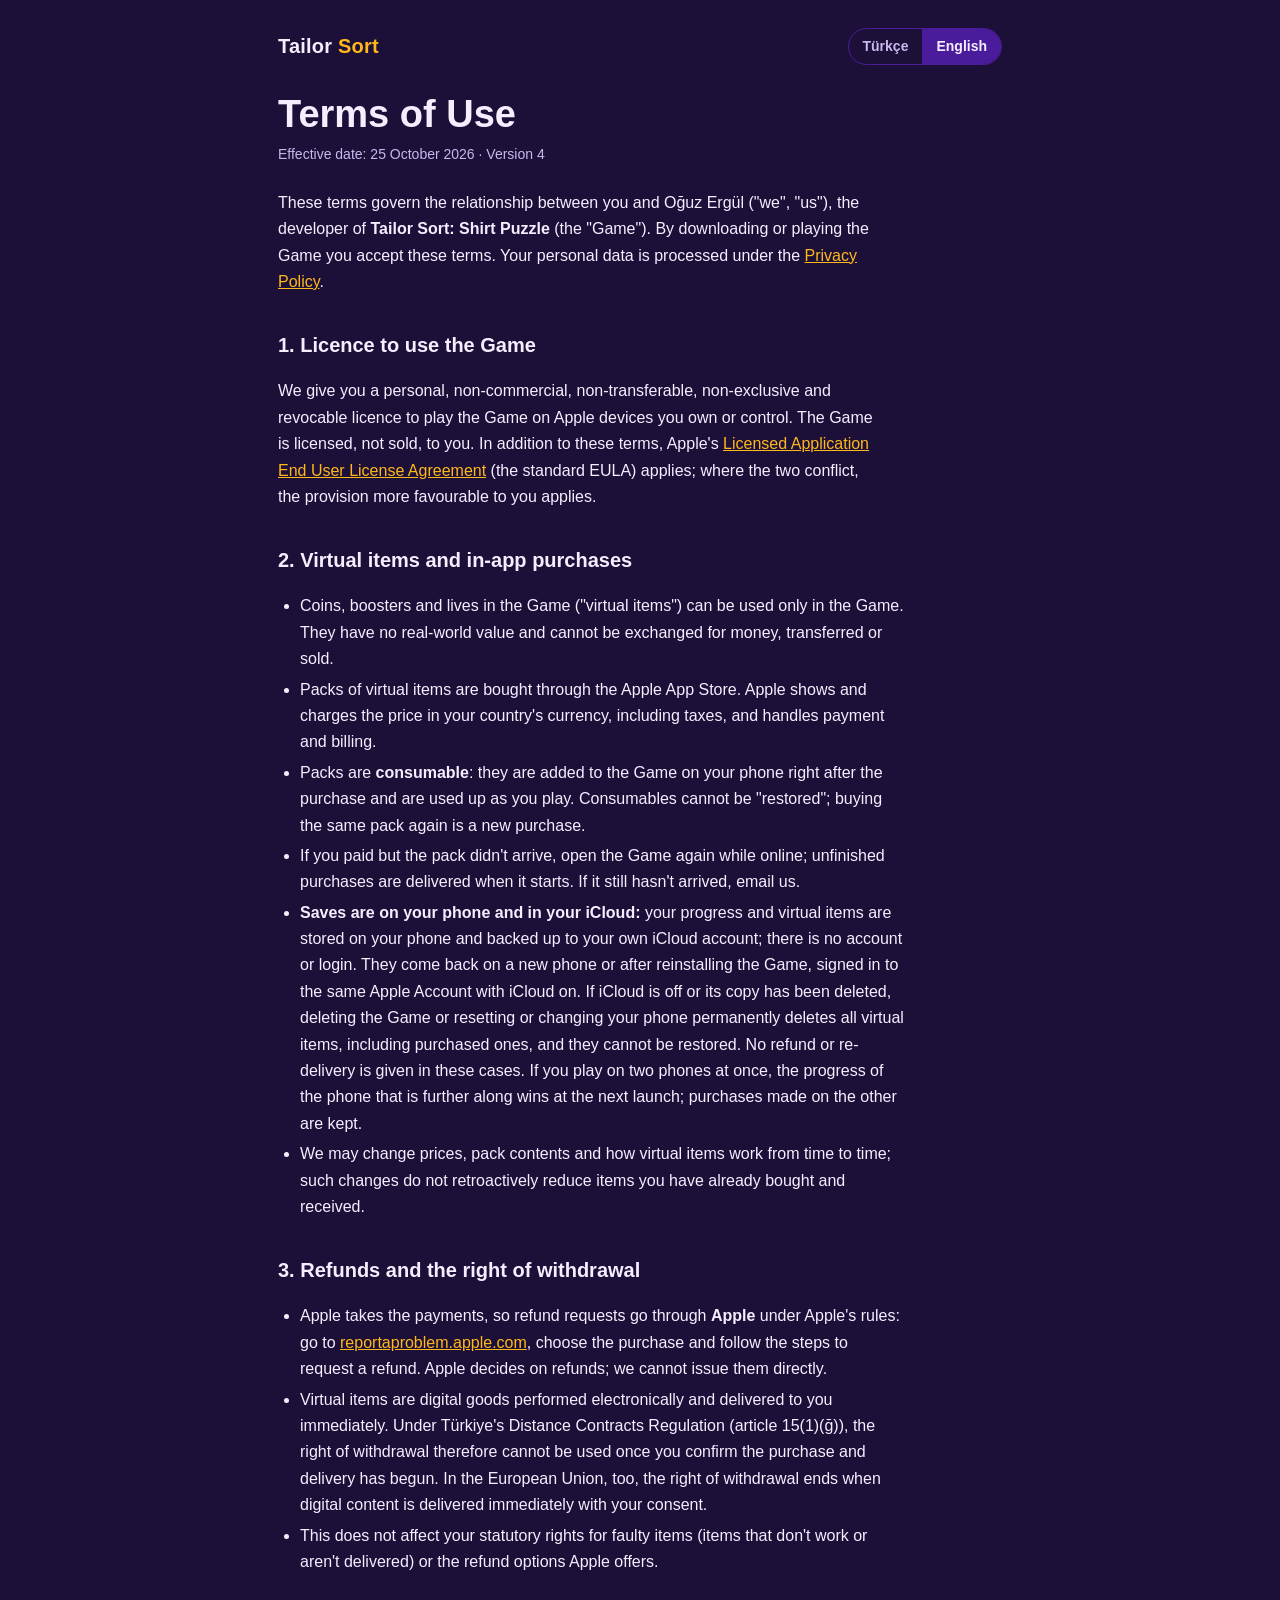
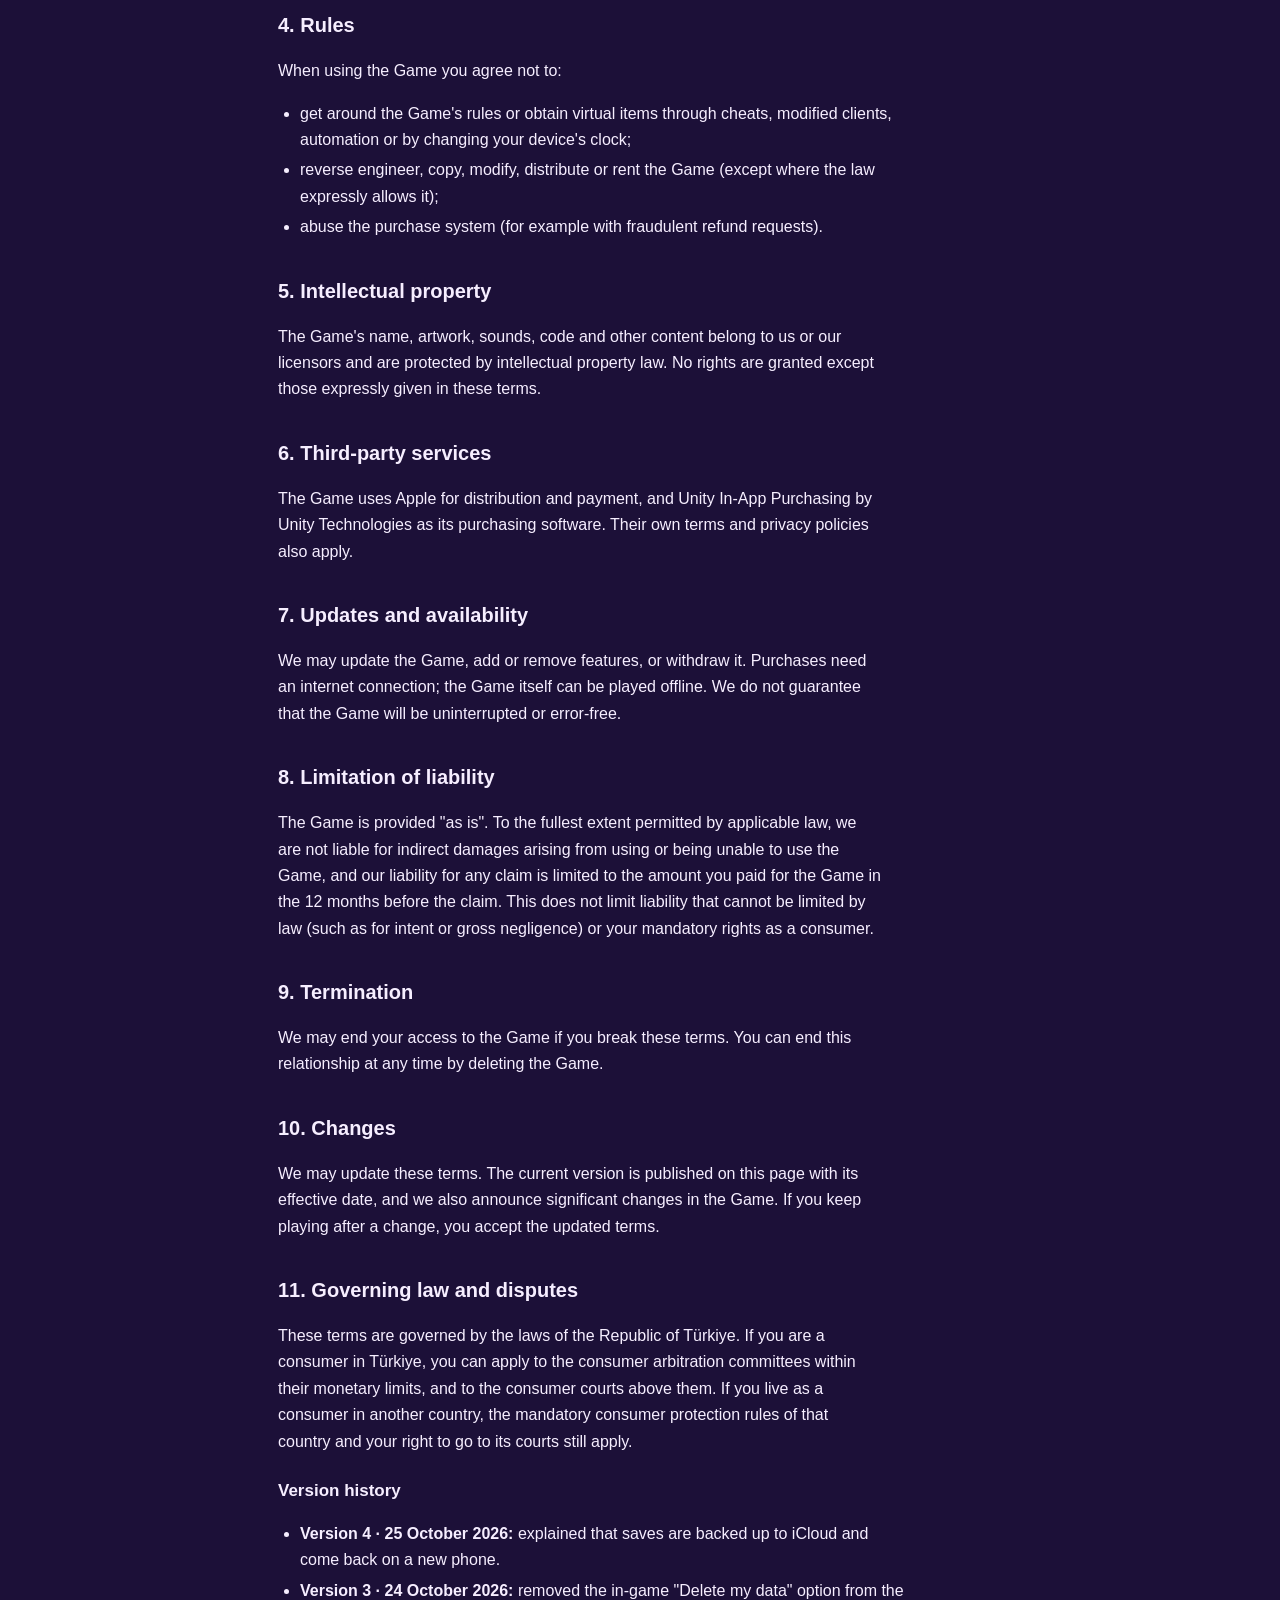
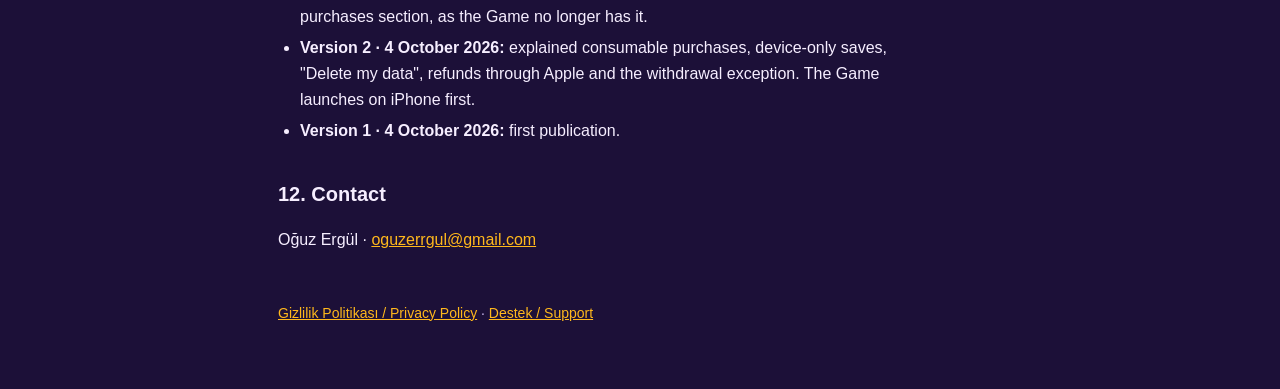
<file: terms.html>
<!doctype html>
<html lang="tr">
<head>
<meta charset="utf-8">
<meta name="viewport" content="width=device-width, initial-scale=1">
<title>Kullanım Şartları · Tailor Sort</title>
<meta name="title-tr" content="Kullanım Şartları · Tailor Sort">
<meta name="title-en" content="Terms of Use · Tailor Sort">
<meta name="description" content="Tailor Sort: Shirt Puzzle kullanım şartları / terms of use">
<link rel="stylesheet" href="style.css">
<script src="lang.js"></script>
</head>
<body>
<div class="page">
  <header class="top">
    <a class="brand" href="index.html" data-keep-lang>Tailor <span>Sort</span></a>
    <div class="lang" role="group" aria-label="Dil / Language">
      <button type="button" value="tr" aria-pressed="true">Türkçe</button>
      <button type="button" value="en" aria-pressed="false">English</button>
    </div>
  </header>

  <!-- ============================================================ TÜRKÇE -->
  <main data-lang="tr">
    <h1>Kullanım Şartları</h1>
    <p class="updated">Yürürlük tarihi: 25 Ekim 2026 · Sürüm 4</p>

    <p>Bu şartlar, Oğuz Ergül ("biz") tarafından geliştirilen <strong>Tailor Sort: Shirt Puzzle</strong> ("Oyun") ile sizin
      aranızdaki ilişkiyi düzenler. Oyunu indirerek ya da oynayarak bu şartları kabul etmiş olursunuz. Kişisel verileriniz
      <a href="privacy.html" data-keep-lang>Gizlilik Politikası</a>'na göre işlenir.</p>

    <h2>1. Oyunu kullanma izni</h2>
    <p>Size Oyunu kişisel ve ticari olmayan amaçlarla, sahibi olduğunuz ya da kontrol ettiğiniz Apple cihazlarında oynamanız
      için devredilemez, münhasır olmayan ve geri alınabilir bir izin veriyoruz. Oyun size satılmaz, kullanım lisansı verilir.
      Bu şartlara ek olarak Apple'ın
      <a href="https://www.apple.com/legal/internet-services/itunes/dev/stdeula/" rel="noopener">lisanslı uygulama son
      kullanıcı lisans sözleşmesi</a> (standart EULA) geçerlidir; ikisi çelişirse sizin lehinize olan hüküm uygulanır.</p>

    <h2>2. Sanal öğeler ve uygulama içi satın alımlar</h2>
    <ul>
      <li>Oyundaki coin'ler, booster'lar ve canlar ("sanal öğeler") yalnızca Oyun içinde kullanılabilir. Gerçek para değeri
        yoktur; paraya çevrilemez, başkasına devredilemez ya da satılamaz.</li>
      <li>Sanal öğe paketleri Apple App Store üzerinden satın alınır. Fiyatı, ülkenizin para biriminde ve vergiler dahil
        olarak Apple gösterir ve tahsil eder; ödeme ve faturayı Apple yürütür.</li>
      <li>Paketler <strong>tüketilebilir</strong> ürünlerdir: satın alımdan hemen sonra telefonunuzdaki oyuna eklenir ve
        kullandıkça tükenir. Tüketilebilir ürünler "geri yüklenemez"; aynı paketi yeniden almak yeni bir satın alımdır.</li>
      <li>Ödeme tamamlandığı hâlde paket gelmediyse Oyunu internete bağlıyken yeniden açın; tamamlanmamış satın alımlar
        açılışta teslim edilir. Hâlâ gelmediyse bize yazın.</li>
      <li><strong>Kayıtlar telefonunuzda ve iCloud'unuzdadır:</strong> İlerlemeniz ve sanal öğeleriniz telefonunuzda
        saklanır ve bir kopyası kendi iCloud hesabınıza yedeklenir; hesap ya da giriş yoktur. Aynı Apple Hesabı ile iCloud
        açıkken yeni bir telefonda ya da Oyunu yeniden yüklediğinizde geri gelirler. iCloud kapalıysa ya da iCloud'daki kopya
        silinmişse, Oyunu silmek ya da telefonu sıfırlamak veya değiştirmek, satın alınmış olanlar dahil tüm sanal öğeleri
        kalıcı olarak siler ve geri getirilemezler. Bu durumlarda iade ya da yeniden teslim yapılmaz. İki telefonda aynı anda
        oynarsanız, bir sonraki açılışta daha ileride olan telefonun ilerlemesi geçerli olur; diğerindeki satın alımlar
        korunur.</li>
      <li>Oyundaki fiyatları, paketlerin içeriğini ve sanal öğelerin işleyişini zaman zaman değiştirebiliriz; bu
        değişiklikler daha önce satın alıp teslim aldığınız öğeleri geriye dönük olarak azaltmaz.</li>
    </ul>

    <h2>3. İadeler ve cayma hakkı</h2>
    <ul>
      <li>Ödemeleri Apple aldığı için iade talepleri <strong>Apple</strong> üzerinden, Apple'ın kurallarına göre yapılır:
        <a href="https://reportaproblem.apple.com" rel="noopener">reportaproblem.apple.com</a> adresinde ilgili satın alımı
        seçip iade talebi adımlarını izleyin. İade kararını Apple verir; biz doğrudan iade yapamayız.</li>
      <li>Sanal öğeler, elektronik ortamda anında ifa edilen ve size anında teslim edilen gayrimaddi mallardır. Bu nedenle
        Mesafeli Sözleşmeler Yönetmeliği'nin 15. maddesinin birinci fıkrasının (ğ) bendi uyarınca, satın alımı onaylayıp
        teslimat başladıktan sonra cayma hakkı kullanılamaz. Avrupa Birliği'nde de dijital içeriğin onayınızla hemen
        teslim edilmesiyle cayma hakkı sona erer.</li>
      <li>Bu, ayıplı (çalışmayan ya da teslim edilmeyen) ürünlere ilişkin yasal haklarınızı ve Apple'ın sunduğu iade
        imkânlarını ortadan kaldırmaz.</li>
    </ul>

    <h2>4. Kurallar</h2>
    <p>Oyunu kullanırken şunları yapmamayı kabul edersiniz:</p>
    <ul>
      <li>Hile, değiştirilmiş istemci, otomasyon aracı ya da cihaz saatini değiştirmek gibi yollarla Oyunun kurallarını
        aşmak ya da sanal öğe elde etmek;</li>
      <li>Oyunu tersine mühendislik yöntemleriyle çözmek, kopyalamak, değiştirmek, dağıtmak ya da kiralamak (yasanın açıkça
        izin verdiği durumlar hariç);</li>
      <li>Satın alma sistemini kötüye kullanmak (ör. hileli iade talepleri).</li>
    </ul>

    <h2>5. Fikri mülkiyet</h2>
    <p>Oyunun adı, görselleri, sesleri, kodu ve diğer içeriği bize ya da lisans verenlerimize aittir ve fikri mülkiyet
      mevzuatıyla korunur. Bu şartlarla size açıkça verilmeyen hiçbir hak devredilmez.</p>

    <h2>6. Üçüncü taraf hizmetleri</h2>
    <p>Oyun, dağıtım ve ödeme için Apple'ı, satın alma altyapısı olarak Unity Technologies'in Unity In-App Purchasing
      yazılımını kullanır. Bu hizmetlerin kendi şartları ve gizlilik politikaları da geçerlidir.</p>

    <h2>7. Güncellemeler ve hizmetin sürekliliği</h2>
    <p>Oyunu güncelleyebilir, özellik ekleyip kaldırabilir ya da yayından kaldırabiliriz. Satın alımlar internet bağlantısı
      gerektirir; Oyunun kendisi çevrimdışı oynanabilir. Oyunun kesintisiz ya da hatasız çalışacağını garanti etmeyiz.</p>

    <h2>8. Sorumluluğun sınırlandırılması</h2>
    <p>Oyun "olduğu gibi" sunulur. Yürürlükteki hukukun izin verdiği en geniş ölçüde, Oyunun kullanımından ya da
      kullanılamamasından doğan dolaylı zararlardan sorumlu değiliz ve herhangi bir talepteki sorumluluğumuz, talep tarihinden
      önceki 12 ayda Oyun için ödediğiniz tutarla sınırlıdır. Bu sınırlama, kanunen sınırlanamayan sorumlulukları (ör. kasıt ya
      da ağır kusur) ve tüketici olarak sahip olduğunuz zorunlu hakları etkilemez.</p>

    <h2>9. Sona erme</h2>
    <p>Bu şartlara aykırı davranmanız hâlinde Oyuna erişiminizi sona erdirebiliriz. Oyunu silerek bu ilişkiyi istediğiniz an
      sona erdirebilirsiniz.</p>

    <h2>10. Değişiklikler</h2>
    <p>Bu şartları güncelleyebiliriz. Güncel metin bu sayfada yürürlük tarihiyle yayımlanır; önemli değişiklikleri ayrıca
      Oyun içinde duyururuz. Değişiklikten sonra Oyunu oynamaya devam etmeniz yeni şartları kabul ettiğiniz anlamına gelir.</p>

    <h2>11. Uygulanacak hukuk ve uyuşmazlıklar</h2>
    <p>Bu şartlar Türkiye Cumhuriyeti hukukuna tabidir. Türkiye'de tüketiciyseniz, parasal sınırlar dahilinde tüketici hakem
      heyetlerine, bu sınırları aşan uyuşmazlıklarda tüketici mahkemelerine başvurabilirsiniz. Başka bir ülkede tüketici
      olarak yaşıyorsanız, o ülkenin zorunlu tüketici koruma hükümleri ve mahkemelerine başvurma hakkınız saklıdır.</p>

    <h3>Sürüm geçmişi</h3>
    <ul>
      <li><strong>Sürüm 4 · 25 Ekim 2026:</strong> Kayıtların iCloud'a yedeklendiği ve yeni telefonda geri geldiği
        açıklandı.</li>
      <li><strong>Sürüm 3 · 24 Ekim 2026:</strong> Oyun içindeki "Verilerimi sil" seçeneği kaldırıldığı için satın alımlar
        bölümünden çıkarıldı.</li>
      <li><strong>Sürüm 2 · 4 Ekim 2026:</strong> Tüketilebilir satın alımlar, yalnızca cihazda kayıt, "Verilerimi sil",
        Apple üzerinden iade ve cayma hakkı istisnası açıklandı. Oyun ilk aşamada yalnızca iPhone için yayımlanıyor.</li>
      <li><strong>Sürüm 1 · 4 Ekim 2026:</strong> İlk yayın.</li>
    </ul>

    <h2>12. İletişim</h2>
    <p>Oğuz Ergül · <a href="mailto:oguzerrgul@gmail.com">oguzerrgul@gmail.com</a></p>
  </main>

  <!-- ============================================================ ENGLISH -->
  <main data-lang="en">
    <h1>Terms of Use</h1>
    <p class="updated">Effective date: 25 October 2026 · Version 4</p>

    <p>These terms govern the relationship between you and Oğuz Ergül ("we", "us"), the developer of <strong>Tailor Sort:
      Shirt Puzzle</strong> (the "Game"). By downloading or playing the Game you accept these terms. Your personal data is
      processed under the <a href="privacy.html" data-keep-lang>Privacy Policy</a>.</p>

    <h2>1. Licence to use the Game</h2>
    <p>We give you a personal, non-commercial, non-transferable, non-exclusive and revocable licence to play the Game on
      Apple devices you own or control. The Game is licensed, not sold, to you. In addition to these terms, Apple's
      <a href="https://www.apple.com/legal/internet-services/itunes/dev/stdeula/" rel="noopener">Licensed Application End
      User License Agreement</a> (the standard EULA) applies; where the two conflict, the provision more favourable to you
      applies.</p>

    <h2>2. Virtual items and in-app purchases</h2>
    <ul>
      <li>Coins, boosters and lives in the Game ("virtual items") can be used only in the Game. They have no real-world value
        and cannot be exchanged for money, transferred or sold.</li>
      <li>Packs of virtual items are bought through the Apple App Store. Apple shows and charges the price in your country's
        currency, including taxes, and handles payment and billing.</li>
      <li>Packs are <strong>consumable</strong>: they are added to the Game on your phone right after the purchase and are
        used up as you play. Consumables cannot be "restored"; buying the same pack again is a new purchase.</li>
      <li>If you paid but the pack didn't arrive, open the Game again while online; unfinished purchases are delivered when it
        starts. If it still hasn't arrived, email us.</li>
      <li><strong>Saves are on your phone and in your iCloud:</strong> your progress and virtual items are stored on your
        phone and backed up to your own iCloud account; there is no account or login. They come back on a new phone or after
        reinstalling the Game, signed in to the same Apple Account with iCloud on. If iCloud is off or its copy has been
        deleted, deleting the Game or resetting or changing your phone permanently deletes all virtual items, including
        purchased ones, and they cannot be restored. No refund or re-delivery is given in these cases. If you play on two
        phones at once, the progress of the phone that is further along wins at the next launch; purchases made on the other
        are kept.</li>
      <li>We may change prices, pack contents and how virtual items work from time to time; such changes do not
        retroactively reduce items you have already bought and received.</li>
    </ul>

    <h2>3. Refunds and the right of withdrawal</h2>
    <ul>
      <li>Apple takes the payments, so refund requests go through <strong>Apple</strong> under Apple's rules: go to
        <a href="https://reportaproblem.apple.com" rel="noopener">reportaproblem.apple.com</a>, choose the purchase and follow
        the steps to request a refund. Apple decides on refunds; we cannot issue them directly.</li>
      <li>Virtual items are digital goods performed electronically and delivered to you immediately. Under Türkiye's
        Distance Contracts Regulation (article 15(1)(ğ)), the right of withdrawal therefore cannot be used once you confirm
        the purchase and delivery has begun. In the European Union, too, the right of withdrawal ends when digital content
        is delivered immediately with your consent.</li>
      <li>This does not affect your statutory rights for faulty items (items that don't work or aren't delivered) or the
        refund options Apple offers.</li>
    </ul>

    <h2>4. Rules</h2>
    <p>When using the Game you agree not to:</p>
    <ul>
      <li>get around the Game's rules or obtain virtual items through cheats, modified clients, automation or by changing
        your device's clock;</li>
      <li>reverse engineer, copy, modify, distribute or rent the Game (except where the law expressly allows it);</li>
      <li>abuse the purchase system (for example with fraudulent refund requests).</li>
    </ul>

    <h2>5. Intellectual property</h2>
    <p>The Game's name, artwork, sounds, code and other content belong to us or our licensors and are protected by
      intellectual property law. No rights are granted except those expressly given in these terms.</p>

    <h2>6. Third-party services</h2>
    <p>The Game uses Apple for distribution and payment, and Unity In-App Purchasing by Unity Technologies as its purchasing
      software. Their own terms and privacy policies also apply.</p>

    <h2>7. Updates and availability</h2>
    <p>We may update the Game, add or remove features, or withdraw it. Purchases need an internet connection; the Game itself
      can be played offline. We do not guarantee that the Game will be uninterrupted or error-free.</p>

    <h2>8. Limitation of liability</h2>
    <p>The Game is provided "as is". To the fullest extent permitted by applicable law, we are not liable for indirect
      damages arising from using or being unable to use the Game, and our liability for any claim is limited to the amount
      you paid for the Game in the 12 months before the claim. This does not limit liability that cannot be limited by law
      (such as for intent or gross negligence) or your mandatory rights as a consumer.</p>

    <h2>9. Termination</h2>
    <p>We may end your access to the Game if you break these terms. You can end this relationship at any time by deleting
      the Game.</p>

    <h2>10. Changes</h2>
    <p>We may update these terms. The current version is published on this page with its effective date, and we also
      announce significant changes in the Game. If you keep playing after a change, you accept the updated terms.</p>

    <h2>11. Governing law and disputes</h2>
    <p>These terms are governed by the laws of the Republic of Türkiye. If you are a consumer in Türkiye, you can apply to the
      consumer arbitration committees within their monetary limits, and to the consumer courts above them. If you live as a
      consumer in another country, the mandatory consumer protection rules of that country and your right to go to its
      courts still apply.</p>

    <h3>Version history</h3>
    <ul>
      <li><strong>Version 4 · 25 October 2026:</strong> explained that saves are backed up to iCloud and come back on a
        new phone.</li>
      <li><strong>Version 3 · 24 October 2026:</strong> removed the in-game "Delete my data" option from the purchases
        section, as the Game no longer has it.</li>
      <li><strong>Version 2 · 4 October 2026:</strong> explained consumable purchases, device-only saves, "Delete my data",
        refunds through Apple and the withdrawal exception. The Game launches on iPhone first.</li>
      <li><strong>Version 1 · 4 October 2026:</strong> first publication.</li>
    </ul>

    <h2>12. Contact</h2>
    <p>Oğuz Ergül · <a href="mailto:oguzerrgul@gmail.com">oguzerrgul@gmail.com</a></p>
  </main>

  <footer>
    <a href="privacy.html" data-keep-lang>Gizlilik Politikası / Privacy Policy</a> ·
    <a href="index.html" data-keep-lang>Destek / Support</a>
  </footer>
</div>
</body>
</html>
</file>
<file: style.css>
/* Tailor Sort legal and support pages: the game's night purple, its gold for links, system fonts only (the pages load
   nothing from third parties, so opening the privacy policy sends no one your IP address). */
:root {
  --bg: #1c1038;
  --panel: #2a1858;
  --line: #4a1c9c;
  --fg: #f6eeff;
  --muted: #c9b8ee;
  --gold: #ffb81c;
  --gold-hi: #ffd54a;
  color-scheme: dark;
}

* { box-sizing: border-box; }

html { -webkit-text-size-adjust: 100%; }

body {
  margin: 0;
  background: var(--bg);
  color: var(--fg);
  font: 400 16px/1.65 -apple-system, BlinkMacSystemFont, "Segoe UI", Roboto, "Helvetica Neue", Arial, sans-serif;
}

.page {
  max-width: 760px;
  margin: 0 auto;
  padding: 28px 18px 64px;
}

header.top {
  display: flex;
  align-items: center;
  justify-content: space-between;
  gap: 12px;
  flex-wrap: wrap;
  margin-bottom: 28px;
}

.brand {
  font-weight: 800;
  font-size: 20px;
  letter-spacing: 0.01em;
  color: var(--fg);
  text-decoration: none;
}

.brand span { color: var(--gold); }

nav.links { display: flex; gap: 14px; flex-wrap: wrap; font-size: 15px; }

.lang { display: inline-flex; border: 1px solid var(--line); border-radius: 999px; overflow: hidden; }

.lang button {
  background: none;
  border: 0;
  color: var(--muted);
  font: inherit;
  font-size: 14px;
  font-weight: 600;
  padding: 6px 14px;
  cursor: pointer;
}

.lang button[aria-pressed="true"] { background: var(--line); color: var(--fg); }

.lang button:focus-visible, a:focus-visible { outline: 2px solid var(--gold); outline-offset: 2px; }

a { color: var(--gold); }
a:hover { color: var(--gold-hi); }

h1 { font-size: clamp(28px, 6vw, 38px); line-height: 1.15; margin: 0 0 6px; text-wrap: balance; }
h2 { font-size: 20px; margin: 34px 0 8px; }
h3 { font-size: 17px; margin: 22px 0 6px; }

.updated { color: var(--muted); font-size: 14px; margin: 0 0 24px; }

p, li { max-width: 68ch; }
ul { padding-left: 22px; }
li { margin: 4px 0; }

.card {
  background: var(--panel);
  border-radius: 16px;
  padding: 18px 20px;
  margin: 18px 0;
}

.card p:first-child { margin-top: 0; }
.card p:last-child { margin-bottom: 0; }

table { width: 100%; border-collapse: collapse; font-size: 15px; }
.table-wrap { overflow-x: auto; }
th, td { text-align: left; vertical-align: top; padding: 10px 12px; border-bottom: 1px solid var(--line); }
th { color: var(--muted); font-weight: 600; }

footer { margin-top: 48px; color: var(--muted); font-size: 14px; }

/* both languages are in each page; lang.js shows one (without scripts both stay readable, Turkish first) */
.js [data-lang]:not(.shown) { display: none; }
</file>
